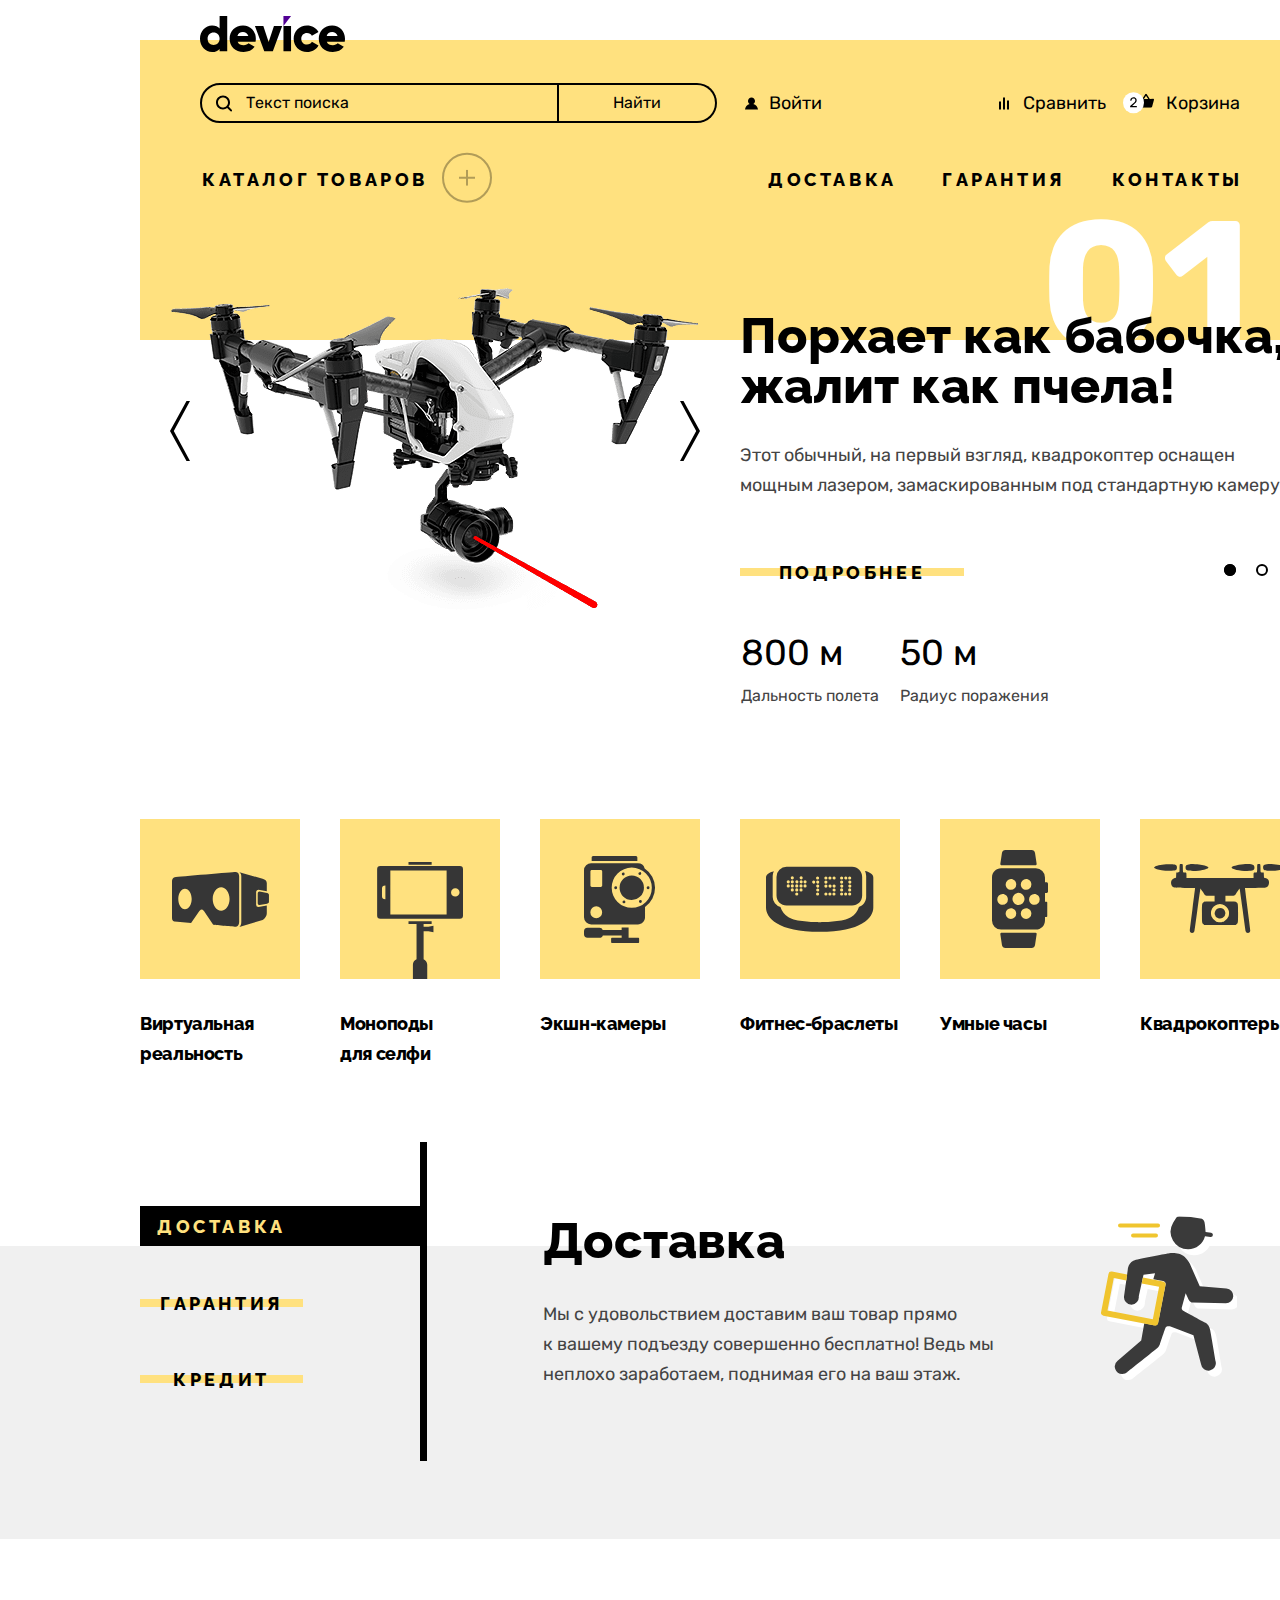
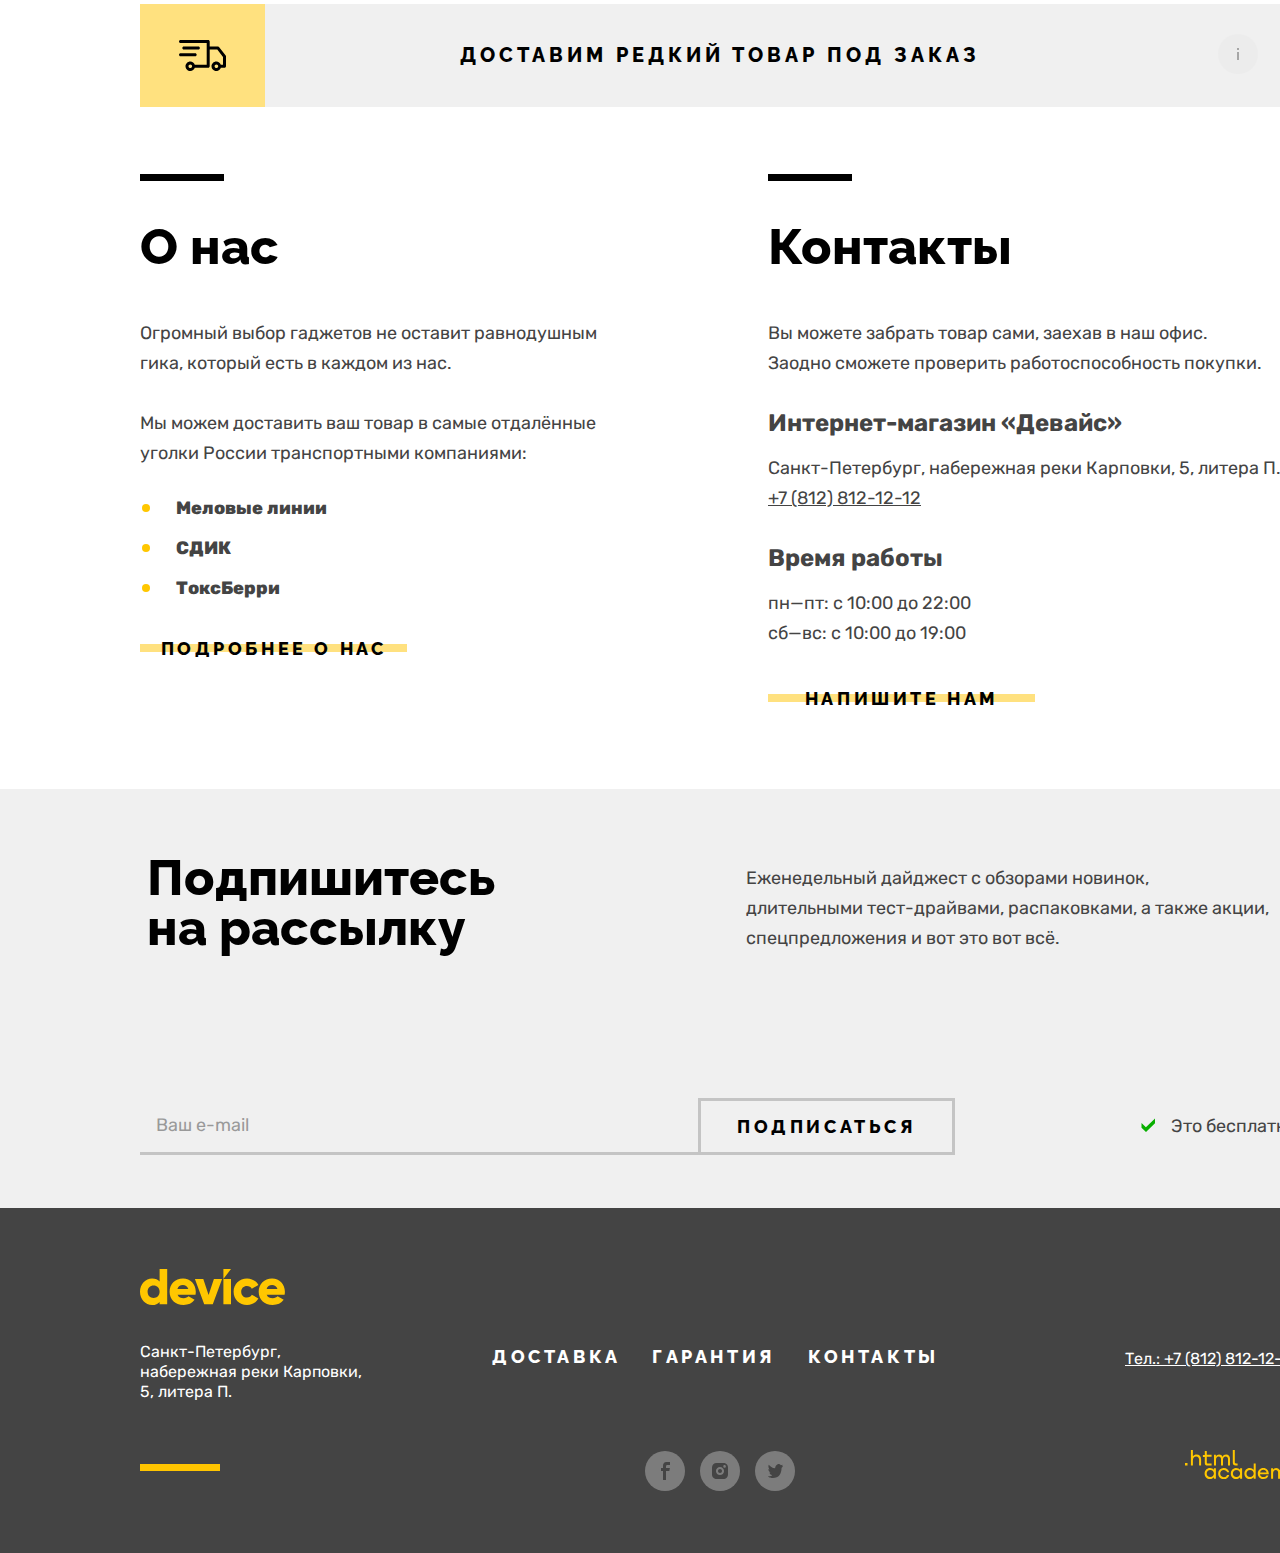
<file: index.html>
<!DOCTYPE html>
<html lang="ru">

<head>
  <meta charset="utf-8">
  <title>HTML Academy: Девайс</title>
  <link rel="icon" href="favicon.ico">
  <link rel="icon" type="image/png" sizes="32x32" href="../images/favicon.png">
  <link rel="stylesheet" href="styles/styles.css">
</head>

<body>
  <header class="page-header">
    <nav class="navigation">
      <a class="logo-link-header" href="index.html">
        <svg class="logo" aria-hidden="true" focusable="false" width="145" height="36" viewBox="0 0 145 36" fill="none"
          xmlns="http://www.w3.org/2000/svg">
          <path
            d="M27.22 0v35.3h-7.6v-2.4c-1.7 1.9-4.1 3.1-7.51 3.1C5.5 36 0 30.2 0 22.7 0 15.2 5.5 9.4 12.1 9.4c3.41 0 5.91 1.2 7.51 3.1V0h7.6Zm-7.6 22.7c0-3.8-2.5-6.2-6.01-6.2-3.5 0-6 2.4-6 6.2 0 3.8 2.5 6.2 6 6.2 3.5-.1 6-2.4 6-6.2ZM43.73 29.2c2.1 0 3.8-.8 4.8-1.9l6.1 3.5c-2.5 3.4-6.2 5.2-11 5.2-8.6 0-14.01-5.8-14.01-13.3 0-7.5 5.4-13.3 13.4-13.3 7.41 0 12.82 5.7 12.82 13.3 0 1.1-.1 2.1-.3 3H37.63c1 2.6 3.3 3.5 6.1 3.5Zm4.6-9.1c-.8-2.9-3.1-4-5.4-4-2.9 0-4.8 1.4-5.5 4h10.9ZM82.16 10.1l-9.31 25.2h-8.6l-9.31-25.2h8.4l5.3 16 5.31-16h8.2ZM83.46 10.1h7.6v25.2h-7.6V10.1ZM93.67 22.7c0-7.5 5.7-13.3 13.4-13.3 4.9 0 9.21 2.6 11.41 6.5l-6.6 3.8c-.9-1.8-2.7-2.8-4.9-2.8-3.3 0-5.71 2.4-5.71 5.8 0 3.5 2.4 5.8 5.7 5.8 2.2 0 4.1-1.1 4.9-2.8l6.61 3.8c-2.1 3.9-6.4 6.5-11.4 6.5-7.71 0-13.41-5.8-13.41-13.3ZM132.9 29.2c2.1 0 3.8-.8 4.8-1.9l6.1 3.5c-2.5 3.4-6.2 5.2-11 5.2-8.61 0-14.02-5.8-14.02-13.3 0-7.5 5.5-13.3 13.41-13.3 7.4 0 12.81 5.7 12.81 13.3 0 1.1-.1 2.1-.3 3h-17.91c1 2.6 3.3 3.5 6.1 3.5Zm4.7-9.1c-.8-2.9-3.1-4-5.4-4-2.91 0-4.81 1.4-5.51 4h10.9Z"
            fill="#000" />
          <path d="M83.46 0v10.1L91.06 0h-7.6Z" fill="#510094" />
        </svg>
      </a>

      <div class="header-top">
        <form class="search-header" action="https://echo.htmlacademy.ru/" method="post">
          <label class="visually-hidden" for="search-text">Поиск по сайту.</label>
          <input class="search-input" type="search" id="search-text" name="text" placeholder="Поиск по сайту"
            value="Текст поиска">
          <button class="search-button" type="submit">Найти</button>
        </form>

        <ul class="navigation-list">
          <li class="navigation-item navigation-login">
            <a class="navigation-link" href="#">
              <svg class="navigation-icon" aria-hidden="true" focusable="false" width="13" height="13" fill="none"
                xmlns="http://www.w3.org/2000/svg">
                <path
                  d="M0 12.39h13c-.2-2.6-2.1-4.8-4.7-5.5 1-.6 1.7-1.7 1.7-3 0-1.9-1.6-3.5-3.5-3.5S3 1.99 3 3.89c0 1.3.7 2.4 1.7 3-2.6.7-4.5 2.9-4.7 5.5Z"
                  fill="#000" />
              </svg>
              Войти
            </a>
          </li>
        </ul>

        <ul class="navigation-list">
          <li class="navigation-item">
            <a class="navigation-link" href="#">
              <svg class="navigation-icon" aria-hidden="true" focusable="false" width="10" height="13" fill="none"
                xmlns="http://www.w3.org/2000/svg">
                <path d="M6 .39H4v12h2v-12Zm-4 4H0v8h2v-8Zm8-1H8v9h2v-9Z" fill="#000" />
              </svg>
              Сравнить
            </a>
          </li>
          <li class="navigation-item">
            <a class="navigation-link navigation-link-basket" href="#">
              <svg class="navigation-icon" aria-hidden="true" focusable="false" width="31" height="22"
                viewBox="0 0 31 22" fill="none" xmlns="http://www.w3.org/2000/svg">
                <g clip-path="url(#a)">
                  <path
                    d="m30.3 6.79-3.5.2-3.2-4.9c-.1-.2-.4-.3-.6-.3-.2 0-.5.1-.6.3l-3.2 4.9h-3.5c-.4 0-.7.3-.7.7v.2l1.9 6.8c.2.7.7 1.1 1.4 1.1h9.4c.7 0 1.2-.4 1.4-1.1l1.9-6.9v-.2c0-.4-.3-.8-.7-.8ZM23 3.69l2.2 3.2h-4.3l2.1-3.2Z"
                    fill="#000" />
                </g>
                <circle cx="10.5" cy="10.79" r="10.5" fill="#fff" />
                <path
                  d="M11.5 10.13c.3-.27.52-.53.65-.8.13-.25.2-.59.2-.99 0-.52-.15-.94-.45-1.26-.3-.31-.75-.47-1.36-.47-.6 0-1.04.16-1.34.47-.3.31-.52.73-.65 1.26a.46.46 0 0 1-.14.24.33.33 0 0 1-.22.08h-.64a.33.33 0 0 1-.23-.08.33.33 0 0 1-.08-.22A3.12 3.12 0 0 1 8.8 5.79a3.3 3.3 0 0 1 1.73-.44c.66 0 1.23.13 1.7.4.47.26.83.62 1.07 1.08.25.45.37.95.37 1.51 0 .6-.1 1.1-.31 1.51-.2.42-.54.84-1.02 1.27l-3.12 2.9h4.28c.1 0 .2.04.27.12.07.07.1.16.1.26v.5c0 .11-.03.2-.1.28a.36.36 0 0 1-.27.1H7.48c-.1 0-.2-.03-.27-.1a.36.36 0 0 1-.11-.27v-.5c0-.1.02-.2.05-.26.05-.07.13-.17.26-.28l4.1-3.73Z"
                  fill="#000" />
                <defs>
                  <clipPath id="a">
                    <path fill="#fff" transform="translate(15 1.79)" d="M0 0h16v14H0z" />
                  </clipPath>
                </defs>
              </svg>
              Корзина
            </a>

            <div class="popover popover-cart">
              <div class="popover-content">
                <ul class="popover-device-list">
                  <li class="popover-device-card">
                    <div class="popover-device">
                      <img class="popover-device-card-image" src="images/catalog/product-1.jpg" width="39" height="43"
                        alt="Любительская селфи-палка.">
                      <p class="device-card-popover">Любительская селфи-палка</p>
                    </div>
                    <button type="button" class="popover-close-button">
                      <svg class="popover-buttom-image" width="10" height="10" viewBox="0 0 26 26" fill="none"
                        xmlns="http://www.w3.org/2000/svg">
                        <path
                          d="M26 2.36 23.64 0 13 10.64 2.36 0 0 2.36 10.64 13 0 23.64 2.36 26 13 15.36 23.64 26 26 23.64 15.36 13 26 2.36Z" />
                      </svg>
                      <span class="visually-hidden">Закрыть.</span>
                    </button>
                  </li>

                  <li class="popover-device-card">
                    <div class="popover-device">
                      <img class="popover-device-card-image" src="images/catalog/product-2.jpg" width="39" height="43"
                        alt="Профессиональная селфи-палка.">
                      <p class="device-card-popover">Профессиональная селфи-палка</p>
                    </div>
                    <button type="button" class="popover-close-button">
                      <svg class="popover-buttom-image" width="26" height="26" viewBox="0 0 26 26" fill="none"
                        xmlns="http://www.w3.org/2000/svg">
                        <path
                          d="M26 2.36 23.64 0 13 10.64 2.36 0 0 2.36 10.64 13 0 23.64 2.36 26 13 15.36 23.64 26 26 23.64 15.36 13 26 2.36Z" />
                      </svg>
                      <span class="visually-hidden">Закрыть.</span>
                    </button>
                  </li>
                </ul>

                <div class="popover-total">
                  <span class="">Товаров: 2</span>
                  <span class="">Сумма: 2000 ₽</span>
                </div>

                <div class="popover-button"><button type="button" class="open-basket-button">
                    <span class="open-basket-text">Открыть корзину</span>
                  </button>
                </div>
              </div>
            </div>
          </li>
        </ul>
      </div>

      <div class="header-bottom">
        <div class="navigation-menu-item">
          <a class="navigation-catalog-link" href="catalog.html">Каталог товаров
          </a>
          <div class="catalog-menu">
            <ul class="catalog-menu-list">
              <li class="catalog-menu-item">
                <a class="catalog-menu-link" href="#">Виртуальная реальность</a>
                <a class="catalog-menu-link" href="#">Моноподы для cелфи</a>
                <a class="catalog-menu-link" href="#">Экшн-камеры</a>
              </li>

              <li class="catalog-menu-item">
                <a class="catalog-menu-link" href="#">Фитнес-браслеты</a>
                <a class="catalog-menu-link" href="#">Умные часы</a>
              </li>

              <li class="catalog-menu-item">
                <a class="catalog-menu-link" href="#">Квадрокоптеры</a>
              </li>
            </ul>
          </div>
        </div>

        <ul class="navigation-menu">
          <li class="navigation-menu-item">
            <a class="navigation-menu-link" href="#">Доставка</a>
          </li>
          <li class="navigation-menu-item">
            <a class="navigation-menu-link" href="#">Гарантия</a>
          </li>
          <li class="navigation-menu-item">
            <a class="navigation-menu-link" href="#">Контакты</a>
          </li>
        </ul>
      </div>
    </nav>
  </header>

  <main class="main-container main-index">
    <div class="page-container">
      <h1 class="visually-hidden">Device.</h1>

      <section class="sliders">

        <div class="sliders-indicator">
          <button class="slider-button slider-button-active" type="button">
            <span class="visually-hidden">Квадрокоптер.</span>
          </button>

          <button class="slider-button" type="button">
            <span class="visually-hidden">Умные часы.</span>
          </button>

          <button class="slider-button" type="button">
            <span class="visually-hidden">Селфи-палка.</span>
          </button>
        </div>

        <div class="slider">
          <div class="slider-wrapper">
            <h2 class="visually-hidden" hidden>Квадрокоптер.</h2>
            <div class="slider-image">
              <img class="slider-image" src="images/slider/slider-1.png" width="560" height="560" alt="Квадрокоптер.">
              <div class="slider-arrows">
                <button class="slider-prev" type="button">
                  <span class="visually-hidden">Предыдущее фото.</span>
                </button>
                <button class="slider-next" type="button">
                  <span class="visually-hidden">Следующее фото.</span>
                </button>
              </div>
            </div>

            <div class="description">
              <span class="slider-number">01</span>
              <h2 class="slider-slogan">Порхает как бабочка, жалит как пчела!</h2>
              <p class="slider-description">Этот обычный, на первый взгляд, квадрокоптер оснащен мощным лазером, замаскированным под стандартную камеру.</p>
              <div class="sliders-buttons">
                <a class="more-button button" href="#">Подробнее</a>
              </div>

              <table class="product-characteristic">
                <tr>
                  <td>800 м</td>
                  <td>50 м</td>
                </tr>
                <tr>
                  <th>Дальность полета</th>
                  <th>Радиус поражения</th>
                </tr>
              </table>
            </div>
          </div>
        </div>

        <div class="slider hidden-element">
          <div class="slider-wrapper">
            <h2 class="visually-hidden">Умные часы.</h2>
            <div class="slider-image">
              <img class="slider-image" src="images/slider/slider-2.png" width="560" height="560" alt="Умные часы.">
              <div class="slider-arrows">
                <button class="slider-prev" type="button">
                  <span class="visually-hidden">Предыдущее фото.</span>
                </button>
                <button class="slider-next" type="button">
                  <span class="visually-hidden">Следующее фото.</span>
                </button>
              </div>
            </div>

            <div class="description">
              <span class="slider-number">02</span>
              <h2 class="slider-slogan">Худеем правильно!</h2>
              <p class="slider-description">Мотивирующие фитнес-браслеты помогут найти в себе силы не пропускать занятия и соблюдать диету.</p>
              <div class="sliders-buttons">
                <a class="more-button button" href="#">Подробнее</a>
              </div>
              <table class="product characteristic">
                <tr>
                  <td>48 часов</td>
                </tr>
                <tr>
                  <th>Без подзарядки</th>
                </tr>
              </table>
            </div>
          </div>
        </div>

        <div class="slider hidden-element">
          <div class="slider-wrapper">
            <h2 class="visually-hidden">Селфи-палка.</h2>
            <div class="slider-image">
              <img class="slider-image" src="images/slider/slider-3.png" width="560" height="560" alt="Селфи-палка.">
              <div class="slider-arrows">
                <button class="slider-prev" type="button">
                  <span class="visually-hidden">Предыдущее фото.</span>
                </button>
                <button class="slider-next" type="button">
                  <span class="visually-hidden">Следующее фото.</span>
                </button>
              </div>
            </div>

            <div class="description">
              <span class="slider-number">03</span>
              <h2 class="slider-slogan">Делай селфи, как Бен Стиллер! </h2>
              <p class="slider-description">Самая длинная палка для селфи доступна в нашем магазине. Восемь (Восемь,
                Карл!) метров длиной и весом всего 5 кг.
              </p>
              <div class="sliders-buttons">
                <a class="more-button button" href="#">Подробнее</a>
              </div>
              <table class="product-characteristic">
                <tr>
                  <td>8,5 м</td>
                  <td>5 кг</td>
                  <td>Карбон</td>
                </tr>
                <tr>
                  <th>Длина палки</th>
                  <th>Вес палки</th>
                  <th>Материал</th>
                </tr>
              </table>
            </div>
          </div>
        </div>
      </section>

      <section class="range">
        <h2 class="visually-hidden">Ассортимент товаров.</h2>
        <ul class="range-list">
          <li class="range-item">
            <a class="range-link" href="#">
              <div class="range-image">
                <svg width="97" height="55" viewBox="0 0 97 55" fill="none" xmlns="http://www.w3.org/2000/svg">
                  <path
                    d="M84.13 32.64V20c0-1.3 1.05-2.37 2.34-2.37l8.32 1.58v-8.19c0-2.36-1.7-3.43-4.2-4.27L67.4.17c1.62 1.4 1.9 2.04 1.9 4.4v45.21c0 2.36-.46 4.07-1.97 5.21l23.26-7.07c2.4-.83 4.2-4.21 4.2-6.57v-7.91l-8.32 1.57a2.35 2.35 0 0 1-2.34-2.37Z"
                    fill="#363636" />
                  <path
                    d="m95.13 20.98-7.6-1.45c-1 0-1.82.83-1.82 1.86v9.86c0 1.03.81 1.86 1.82 1.86l7.6-1.43c1.15-.42 1.82-.83 1.82-1.86v-6.99c0-1.02-.76-1.5-1.82-1.85ZM67.17 4.48c0-5.08-4.23-4.46-4.23-4.46S5.84 4.74 2.84 5.14C-.16 5.55 0 9.54 0 9.54V45.8c0 3.74 2.6 3.75 2.6 3.75l16.48 1.4L27.2 39.3s1.11-1.83 2.5-1.83c1.4 0 2.44 1.86 2.44 1.86l9.06 13.52s18.9 1.91 22.52 1.91c3.63 0 3.44-5.02 3.44-5.02V4.48ZM12.98 37.2c-3.7 0-6.7-4.6-6.7-10.27 0-5.68 3-10.28 6.7-10.28s6.7 4.6 6.7 10.28c0 5.67-3 10.27-6.7 10.27Zm36.16 1.43c-4.66 0-8.44-5.24-8.44-11.7 0-6.47 3.78-11.7 8.44-11.7s8.44 5.23 8.44 11.7c0 6.46-3.78 11.7-8.44 11.7Z"
                    fill="#363636" />
                </svg>
              </div>
              Виртуальная реальность
            </a>
          </li>
          <li class="range-item">
            <a class="range-link" href="catalog.html">
              <div class="range-image range-image-phone">
                <svg width="87" height="117" viewBox="0 0 87 117" fill="none" xmlns="http://www.w3.org/2000/svg">
                  <path
                    d="M82.82 4.01H3.33A3.19 3.19 0 0 0 .14 7.2V53.6a3.19 3.19 0 0 0 3.19 3.2h79.5A3.19 3.19 0 0 0 86 53.6V7.2A3.19 3.19 0 0 0 82.82 4ZM8.4 37.24h-.22a3.19 3.19 0 0 1-3.2-3.2v-7.28a3.19 3.19 0 0 1 3.2-3.18h.22v13.66ZM69.62 52.4H13.34v-44h56.28v44Zm8.78-17.86a4.15 4.15 0 1 1 0-8.29 4.15 4.15 0 0 1 0 8.3ZM54.65 0H31.5v2.76h23.15V0ZM46.6 64.86V61.9h8.05v-2.76H31.5v2.76h8.04v35.24a6.07 6.07 0 0 0-3.63 5.56V117h14.33v-14.3c0-2.5-1.5-4.63-3.63-5.56v-28h4.8l5.04 1.22v-6.71l-5.05 1.21h-4.8Z"
                    fill="#363636" />
                </svg>
              </div>Моноподы для&#160;селфи
            </a>
          </li>
          <li class="range-item">
            <a class="range-link" href="#">
              <div class="range-image">
                <svg width="72" height="87" viewBox="0 0 72 87" fill="none" xmlns="http://www.w3.org/2000/svg">
                  <path
                    d="M53.35 1.49c0-.74-.58-1.49-1.31-1.49H9.05c-.73 0-1.38.75-1.38 1.49v3.52h45.68V1.5ZM54.2 81.8h-9.6V71.44h-6.95v2.5H18.77a3.49 3.49 0 0 0-3.18-2.15H3.56A3.59 3.59 0 0 0 0 75.31v3.02a3.55 3.55 0 0 0 3.56 3.48h12.03c1.52 0 2.8-.9 3.27-2.33h18.79v2.33h-9.52c-.53 0-1.01.44-1.01.97v3.17c0 .54.48 1.05 1.01 1.05H54.2c.53 0 .93-.51.93-1.05v-3.17c0-.53-.4-.97-.93-.97ZM60.67 12.39a7.04 7.04 0 0 0-6.77-5.05H7.15A7.1 7.1 0 0 0 0 14.36v46.9a7.18 7.18 0 0 0 7.15 7.12h46.74c3.9 0 7.13-3.2 7.13-7.12V50.92a23.3 23.3 0 0 0-.36-38.52ZM12.24 62.15a5.91 5.91 0 1 1 .02-11.82 5.91 5.91 0 0 1-.02 11.82Zm5.96-32.6c0 .78-.64 1.42-1.42 1.42H7.84c-.78 0-1.42-.64-1.42-1.42V15.39c0-.79.64-1.43 1.42-1.43h8.94c.78 0 1.42.64 1.42 1.43v14.16Zm29.56 22.3a20.1 20.1 0 0 1-20.05-20.12 20.1 20.1 0 0 1 20.05-20.12 20.1 20.1 0 0 1 20.06 20.13 20.1 20.1 0 0 1-20.06 20.12Z"
                    fill="#363636" />
                  <path
                    d="M47.76 43.96a12.2 12.2 0 0 0 12.19-12.23 12.2 12.2 0 0 0-12.19-12.22 12.2 12.2 0 0 0-12.19 12.22 12.2 12.2 0 0 0 12.2 12.23ZM31.56 33.17a1.44 1.44 0 1 0 0-2.87 1.44 1.44 0 0 0 0 2.87ZM63.96 33.17a1.44 1.44 0 1 0 0-2.87 1.44 1.44 0 0 0 0 2.87ZM39.1 19.43a1.44 1.44 0 1 0 0-2.87 1.44 1.44 0 0 0 0 2.87ZM56.41 46.91a1.43 1.43 0 1 0 0-2.86 1.43 1.43 0 0 0 0 2.86ZM55.7 19a1.44 1.44 0 1 0 0-2.87 1.44 1.44 0 0 0 0 2.87ZM39.83 47.34a1.44 1.44 0 1 0 0-2.87 1.44 1.44 0 0 0 0 2.87Z"
                    fill="#363636" />
                </svg>
              </div>Экшн-камеры
            </a>
          </li>
          <li class="range-item">
            <a class="range-link" href="#">
              <div class="range-image">
                <svg width="108" height="66" viewBox="0 0 108 66" fill="none" xmlns="http://www.w3.org/2000/svg">
                  <path
                    d="M98.97 5.07a10.4 10.4 0 0 1 1.2 4.82V31c0 4.62-3.09 8.53-7.24 9.9-1.33 4-3.78 7.86-8.05 10.44-8.68 5.23-31.12 4.83-31.2 4.83-.08 0-22.51.4-31.19-4.83a18.73 18.73 0 0 1-8.04-10.28 10.5 10.5 0 0 1-7.76-10.06V9.9c0-1.68.43-3.28 1.14-4.69C4.17 6.1 0 7.92 0 11.43v29.99c0 10.25 11.84 24.43 53.66 24.43 41.82 0 53.65-14.18 53.65-24.43V11.43c0-3.68-4.57-5.49-8.34-6.36Z"
                    fill="#363636" />
                  <path
                    d="M20.56 39.46h65.52c5.57 0 10.08-4.51 10.08-10.08V10.94C96.16 5.37 91.65.86 86.08.86H20.56A10.08 10.08 0 0 0 10.5 10.94v18.44c0 5.57 4.5 10.08 10.07 10.08Zm63.13-29a1.57 1.57 0 1 1 0 3.15 1.57 1.57 0 0 1 0-3.14Zm0 4.05a1.57 1.57 0 1 1 0 3.13 1.57 1.57 0 0 1 0-3.13Zm0 4.04a1.57 1.57 0 1 1 0 3.13 1.57 1.57 0 0 1 0-3.13Zm0 3.82a1.57 1.57 0 1 1 0 3.14 1.57 1.57 0 0 1 0-3.14Zm0 4.04a1.57 1.57 0 1 1 0 3.14 1.57 1.57 0 0 1 0-3.14Zm-4.03-15.94a1.57 1.57 0 1 1 0 3.13 1.57 1.57 0 0 1 0-3.13Zm0 15.94a1.57 1.57 0 1 1 0 3.14 1.57 1.57 0 0 1 0-3.14Zm-4.04-15.94a1.57 1.57 0 1 1 0 3.14 1.57 1.57 0 0 1 0-3.14Zm0 4.04a1.57 1.57 0 1 1 0 3.14 1.57 1.57 0 0 1 0-3.14Zm0 4.04a1.57 1.57 0 1 1 0 3.13 1.57 1.57 0 0 1 0-3.13Zm0 3.82a1.57 1.57 0 1 1 0 3.14 1.57 1.57 0 0 1 0-3.14Zm0 4.04a1.57 1.57 0 1 1 0 3.14 1.57 1.57 0 0 1 0-3.14Zm-7.66-15.94a1.57 1.57 0 1 1 0 3.13 1.57 1.57 0 0 1 0-3.13Zm0 8.08a1.57 1.57 0 1 1 0 3.13 1.57 1.57 0 0 1 0-3.13Zm0 3.88a1.57 1.57 0 1 1 0 3.13 1.57 1.57 0 0 1 0-3.13Zm0 3.98a1.57 1.57 0 1 1 0 3.14 1.57 1.57 0 0 1 0-3.14Zm-4.03-15.94a1.57 1.57 0 1 1 0 3.14 1.57 1.57 0 0 1 0-3.14Zm0 8.08a1.57 1.57 0 1 1 0 3.13 1.57 1.57 0 0 1 0-3.13Zm0 7.86a1.57 1.57 0 1 1 0 3.14 1.57 1.57 0 0 1 0-3.14Zm-4.04-15.94a1.57 1.57 0 1 1 0 3.14 1.57 1.57 0 0 1 0-3.14Zm0 4.04a1.57 1.57 0 1 1 0 3.14 1.57 1.57 0 0 1 0-3.14Zm0 4.04a1.57 1.57 0 1 1 0 3.14 1.57 1.57 0 0 1 0-3.14Zm0 7.86a1.57 1.57 0 1 1 0 3.14 1.57 1.57 0 0 1 0-3.14Zm-8.3-15.94a1.57 1.57 0 1 1 0 3.14 1.57 1.57 0 0 1 0-3.14Zm0 4.04a1.57 1.57 0 1 1 0 3.13 1.57 1.57 0 0 1 0-3.13Zm0 4.04a1.57 1.57 0 1 1 0 3.13 1.57 1.57 0 0 1 0-3.13Zm0 3.88a1.57 1.57 0 1 1 .01 3.13 1.57 1.57 0 0 1 0-3.13Zm0 3.98a1.57 1.57 0 1 1 0 3.14 1.57 1.57 0 0 1 0-3.14Zm-4.03-11.9a1.57 1.57 0 1 1 0 3.13 1.57 1.57 0 0 1 0-3.13Zm-8.5-.21a1.57 1.57 0 1 1 0 3.14 1.57 1.57 0 0 1 0-3.14Zm0 4.03a1.57 1.57 0 1 1 0 3.14 1.57 1.57 0 0 1 0-3.14Zm-4.04-8.07a1.57 1.57 0 1 1 0 3.13 1.57 1.57 0 0 1 0-3.13Zm0 4.04a1.57 1.57 0 1 1 0 3.13 1.57 1.57 0 0 1 0-3.13Zm0 4.03a1.57 1.57 0 1 1 0 3.14 1.57 1.57 0 0 1 0-3.14Zm0 4.04a1.57 1.57 0 1 1 0 3.14 1.57 1.57 0 0 1 0-3.14Zm-4.26-8.07a1.57 1.57 0 1 1 0 3.13 1.57 1.57 0 0 1 0-3.13Zm0 4.03a1.57 1.57 0 1 1 0 3.14 1.57 1.57 0 0 1 0-3.14Zm0 4.04a1.57 1.57 0 1 1 0 3.14 1.57 1.57 0 0 1 0-3.14Zm0 4.04a1.57 1.57 0 1 1 0 3.14 1.57 1.57 0 0 1 0-3.14ZM26.3 10.26a1.57 1.57 0 1 1 0 3.14 1.57 1.57 0 0 1 0-3.14Zm0 4.04a1.57 1.57 0 1 1 0 3.14 1.57 1.57 0 0 1 0-3.14Zm0 4.03a1.57 1.57 0 1 1 0 3.15 1.57 1.57 0 0 1 0-3.15Zm0 4.04a1.57 1.57 0 1 1 0 3.15 1.57 1.57 0 0 1 0-3.15Zm-4.04-8.07a1.57 1.57 0 1 1 0 3.14 1.57 1.57 0 0 1 0-3.14Zm0 4.03a1.57 1.57 0 1 1 0 3.14 1.57 1.57 0 0 1 0-3.14Z"
                    fill="#363636" />
                </svg>
              </div>Фитнес-браслеты
            </a>
          </li>
          <li class="range-item">
            <a class="range-link" href="#">
              <div class="range-image">
                <svg width="57" height="98" viewBox="0 0 57 98" fill="none" xmlns="http://www.w3.org/2000/svg">
                  <path
                    d="M54.5 32.2h-1.52v-4.64a9.16 9.16 0 0 0-9.08-9.19H9.08c-5 0-9.08 4.13-9.08 9.19v42.86a9.16 9.16 0 0 0 9.08 9.19H43.9c5 0 9.08-4.13 9.08-9.19v-3.41h1.52c.41 0 .75-.34.75-.76V52.47a.76.76 0 0 0-.76-.77h-1.51v-8.79h1.52c.83 0 1.5-.68 1.5-1.53v-7.65c0-.84-.67-1.53-1.5-1.53Zm-20.42-3.11c2.93 0 5.3 2.4 5.3 5.36a5.33 5.33 0 0 1-5.3 5.35c-2.92 0-5.3-2.4-5.3-5.35a5.33 5.33 0 0 1 5.3-5.36Zm-15.13 0c2.92 0 5.3 2.4 5.3 5.36a5.33 5.33 0 0 1-5.3 5.35c-2.93 0-5.3-2.4-5.3-5.35a5.33 5.33 0 0 1 5.3-5.36ZM5.3 49.39a5.33 5.33 0 0 1 5.3-5.35c2.92 0 5.3 2.4 5.3 5.36a5.33 5.33 0 0 1-5.3 5.36c-2.93 0-5.3-2.4-5.3-5.36Zm13.64 19.5c-2.92 0-5.3-2.4-5.3-5.35a5.33 5.33 0 0 1 5.3-5.36c2.93 0 5.3 2.4 5.3 5.36a5.33 5.33 0 0 1-5.3 5.35Zm1.5-19.9a6.09 6.09 0 0 1 6.05-6.12 6.09 6.09 0 0 1 6.06 6.12 6.09 6.09 0 0 1-6.06 6.13 6.1 6.1 0 0 1-6.05-6.13Zm13.64 19.9c-2.92 0-5.3-2.4-5.3-5.35a5.33 5.33 0 0 1 5.3-5.36c2.93 0 5.3 2.4 5.3 5.36a5.33 5.33 0 0 1-5.3 5.35Zm8.3-14.13c-2.92 0-5.3-2.4-5.3-5.36a5.33 5.33 0 0 1 5.3-5.36c2.93 0 5.3 2.4 5.3 5.36a5.33 5.33 0 0 1-5.3 5.36ZM9.65 15.31h33.68c.85 0 1.44-.68 1.3-1.51l-1.6-10.77A3.68 3.68 0 0 0 39.5 0H13.47a3.68 3.68 0 0 0-3.51 3.03L8.34 13.8c-.12.83.46 1.51 1.3 1.51ZM43.33 82.67H9.65c-.85 0-1.43.68-1.3 1.52l1.6 10.76a3.68 3.68 0 0 0 3.52 3.03h26.04a3.68 3.68 0 0 0 3.51-3.02l1.62-10.77a1.28 1.28 0 0 0-1.3-1.52Z"
                    fill="#363636" />
                </svg>
              </div>Умные часы
            </a>
          </li>
          <li class="range-item">
            <a class="range-link" href="#">
              <div class="range-image">
                <svg width="133" height="70" viewBox="0 0 133 70" fill="none" xmlns="http://www.w3.org/2000/svg">
                  <path
                    d="M12.05.26C6.51.75 1.84 1.86.58 2.93c-.73.62-.73.62-.24 1.16C1 4.8 4.06 5.73 7.6 6.32c4 .67 12.51.7 13.72.05 1.22-.66 1.63-1.41 1.63-2.98 0-1.62-.62-2.41-2.22-2.85C19.27.15 14.94 0 12.05.26ZM25.77.49c-.12.28-.25 2.1-.25 4.11 0 4.06.15 3.78-2.2 3.93l-1.03.08-.25 5.09-1.2.28c-2.57.67-3.99 2.6-3.78 5.3.13 1.92 1.03 3.34 2.58 4.08 1.1.52 1.47.54 11.24.54 5.55 0 10.14.08 10.19.18.05.13-1.1 9.4-2.58 20.64-1.44 11.23-2.68 21-2.7 21.67C35.72 68 36.6 69 38.12 69c1.24 0 2.01-.64 2.32-1.9.13-.52 1.5-10.34 3.02-21.83a727.78 727.78 0 0 1 2.94-20.86c.1 0 1.08 1.4 2.2 3.13 2.93 4.63 2.4 4.32 7.63 4.32h4.36v5.63l-5.14.08c-4.72.07-5.2.12-5.88.61-1.57 1.16-1.62 1.42-1.62 10.98 0 9.53.02 9.79 1.52 11.05l.85.7H81.7l.85-.7c1.5-1.26 1.52-1.52 1.52-11.05 0-9.56-.05-9.82-1.63-10.98-.67-.49-1.16-.54-5.88-.61l-5.13-.08v-5.63h4.36c5.23 0 4.7.3 7.63-4.32a25.53 25.53 0 0 1 2.2-3.13c.07 0 1.42 9.4 2.94 20.86 1.52 11.5 2.89 21.31 3.01 21.83.31 1.26 1.09 1.9 2.33 1.9 1.52 0 2.4-1 2.34-2.62-.02-.67-1.26-10.44-2.7-21.67a903 903 0 0 1-2.58-20.64c.05-.1 4.64-.18 10.19-.18 9.77 0 10.13-.02 11.24-.54 1.55-.74 2.45-2.16 2.58-4.08a4.75 4.75 0 0 0-3.8-5.3L110 13.7l-.26-5.09-1.03-.08c-2.34-.15-2.2.13-2.2-3.93 0-2-.12-3.83-.25-4.11-.2-.36-.54-.49-1.37-.49-.61 0-1.23.13-1.42.3-.2.21-.3 1.47-.3 3.94 0 2.47-.1 3.73-.31 3.93-.18.18-.9.31-1.65.31-1.63 0-1.66.05-1.66 3.11v2.29H32.48v-2.29c0-3.06-.02-3.1-1.65-3.1-.75 0-1.47-.14-1.65-.32-.2-.2-.31-1.46-.31-3.93s-.1-3.73-.3-3.93C28.37.13 27.75 0 27.13 0c-.82 0-1.16.13-1.37.49ZM68.62 40.6c2.89.9 5.39 3.4 6.16 6.17.44 1.54.31 4.21-.28 5.78a10.23 10.23 0 0 1-4.57 4.94c-1.29.64-1.75.71-3.92.71-2.16 0-2.63-.07-3.92-.71a10.22 10.22 0 0 1-4.56-4.94c-.6-1.57-.73-4.24-.29-5.78a9.58 9.58 0 0 1 6.06-6.17 7.56 7.56 0 0 1 5.32 0Z"
                    fill="#363636" />
                  <path
                    d="M63.8 44.44c-2.04.92-3.51 3.65-3.07 5.73a5.43 5.43 0 0 0 8 3.7 5.3 5.3 0 0 0 2.44-5.78 5.38 5.38 0 0 0-5.16-4.14c-.64 0-1.62.23-2.22.49ZM36.1.15c-3.93.67-4.52 1.14-4.52 3.45 0 1.82.46 2.41 2.27 2.95 1.55.47 7.17.52 10.5.13 6.86-.82 11.32-2.54 9.7-3.75-1.27-.9-4.9-1.88-9.06-2.39-2.47-.3-8-.54-8.9-.39ZM89.48.26c-6.31.59-11.86 2.08-11.86 3.18 0 1.73 7.84 3.47 15.63 3.5 5.8 0 7.2-.64 7.2-3.34 0-1.83-.62-2.62-2.38-3.09C96.42.11 92.4 0 89.48.26ZM112.78.28c-1.78.23-3.02.77-3.43 1.5-.4.76-.31 2.9.15 3.57.93 1.3 1.65 1.46 7.07 1.46 3.66 0 5.8-.13 7.87-.49 3.53-.59 6.6-1.51 7.24-2.23.5-.54.5-.54-.23-1.16-1.34-1.13-5.96-2.18-11.92-2.67-3.48-.29-4.48-.29-6.75.02Z"
                    fill="#363636" />
                </svg>
              </div>Квадрокоптеры
            </a>
          </li>
        </ul>
      </section>
    </div>

    <section class="services">
      <div class="services-container page-container">
        <h2 class="visually-hidden">Услуги.</h2>
        <div class="service-nav">
          <ul class="service-list">
            <li class="service-item">
              <button class="service-link button service-link-active " type="button">Доставка</button>
            </li>
            <li class="service-item">
              <button class="service-link button" type="button">Гарантия</button>
            </li>
            <li class="service-item">
              <button class="service-link button" type="button">Кредит</button>
          </ul>
        </div>

        <div class="service-description">
          <div class=" services-description-delivery service-show">
            <div class="service">
              <h2 class="service-title">Доставка</h2>
              <p>Мы с удовольствием доставим ваш товар прямо к&#160;вашему подъезду совершенно бесплатно! Ведь мы
                неплохо заработаем, поднимая его на ваш этаж.</p>
            </div>
          </div>

          <div class="services-description-warranty hidden-element">
            <div class="service">
              <h2 class="service-title">Гарантия</h2>
              <p>Если из-за возгорания купленного у нас товара у вас
                сгорит дом — не переживайте, мы выдадим вам новый.
                Товар, не дом, конечно же.</p>
            </div>
          </div>

          <div class="services-description-credit hidden-element">
            <div class="service">
              <h2 class="service-title">Кредит</h2>
              <p>Залезть в долговую яму стало проще! Кредитные консультанты подберут для вас наиболее выгодные условия
                кредита. Выгодные для банка, разумеется.</p>
            </div>
          </div>
        </div>
      </div>
    </section>

    <div class="page-container">
      <section class="delivery">
        <a class="delivery-link delivery-link-image" href="#">
          Доставим редкий товар под заказ
        </a>
      </section>

      <section class="about-company">
        <h2 class="visually-hidden">О компании и контактная информация.</h2>
        <section class="about-us">
          <h2>О нас</h2>
          <p>Огромный выбор гаджетов не оставит равнодушным гика, который есть в каждом из нас.
          </p>
          <p>Мы можем доставить ваш товар в самые отдалённые уголки России транспортными компаниями:
          </p>
          <ul class="about-us-list">
            <li class="about-us-item">
              <b>Меловые линии</b>
            </li>
            <li class="about-us-item">
              <b>СДИК</b>
            </li>
            <li class="about-us-item">
              <b>ТоксБерри</b>
            </li>
          </ul>
          <a class="about-company-link button" href="#">Подробнее о нас</a>
        </section>


        <section class="contact">
          <h2 class="contact-list">Контакты</h2>
          <p>Вы можете забрать товар сами, заехав в наш офис.
            <br>Заодно сможете проверить работоспособность покупки.
          </p>
          <h3 class="contact-address">Интернет-магазин «Девайс»</h3>
          <address class="contact-address">
            <p class="about-text">Санкт-Петербург, набережная реки Карповки, 5, литера П.</p>
            <a class="contact-adress-phone" href="tel:+78128121212">+7 (812) 812-12-12</a>
          </address>
          <h3 class="contact-subtitle">Время работы</h3>
          <ul class="contacts-schedule">
            <li class="contacts-schedule-item">пн—пт: с 10:00 до 22:00</li>
            <li class="contacts-schedule-item">сб—вс: с 10:00 до 19:00</li>
          </ul>
          <a class="about-company-link button" href="#">Напишите нам</a>
        </section>
      </section>
    </div>

    <section class="subscribe">
      <div class="subscribe-container">
        <h2 class="subscribe">Подпишитесь
          на рассылку</h2>
        <p class="subscribe-description">Еженедельный дайджест с обзорами новинок,
          <br>длительными тест-драйвами, распаковками, а также акции,<br> спецпредложения и вот это вот всё.
        </p>
      </div>


      <div class="newsletter">
        <form class="newsletter-form" action="https://echo.htmlacademy.ru/" method="post">
          <label class="visually-hidden" for="newsletter-email">Ваш e-mail.</label>
          <input class="newsletter-email" id="newsletter-email" placeholder="Ваш e-mail" type="email">
          <button class="newsletter-button" type="submit">Подписаться</button>
        </form>
        <p class="subscribe-free">Это бесплатно</p>
      </div>

    </section>
  </main>

  <footer class="page-footer">
    <div class="footer-container">
      <a class="logo-link" href="index.html">
        <img class="footer-contacts-logo" src="images/logo-footer.svg" width="145" height="36"
          alt="Логотип магазина «Device».">
      </a>
      <section class="footer-contacts">
        <address class="footer-contact-address">
          <p class="about-text">Санкт-Петербург, набережная реки Карповки, 5, литера П.</p>
        </address>

        <ul class="footer-service-list">
          <li class="footer-service-item">
            <a class="footer-service-link" href="#">Доставка</a>
          </li>
          <li class="footer-service-item">
            <a class="footer-service-link" href="#">Гарантия</a>
          </li>
          <li class="footer-service-item">
            <a class="footer-service-link" href="#">Контакты</a>
          </li>
        </ul>

        <address class="footer-address">
          <a class="footer-contact-adress-phone" href="tel:+78128121212">Тел.: +7 (812) 812-12-12</a>
        </address>
      </section>

      <section class="footer-service">
        <ul class="footer-social">
          <li class="footer-social-item">
            <a class="footer-button footer-button-fb" href="https://www.facebook.com/htmlacademy">
              <span class="visually-hidden">Фейсбук.</span>
            </a>
          </li>
          <li class="footer-social-item">
            <a class="footer-button footer-button-inst" href="https://www.instagram.com/htmlacademy">
              <span class="visually-hidden">Инстаграм.</span>
            </a>
          </li>
          <li class="footer-social-item">
            <a class="footer-button footer-button-tw" href="https://twitter.com/htmlacademy_ru">
              <span class="visually-hidden">Твиттер.</span>
            </a>
          </li>
        </ul>

        <div class="htmlacademy-item">
          <a class="htmlacademy-link" href="https://htmlacademy.ru/">
            <svg class="htmlacademy-logo" aria-hidden="true" focusable="false" width="115" height="33"
              viewBox="0 0 115 33" fill="none" xmlns="http://www.w3.org/2000/svg">
              <path
                d="M0 12.9v2.6h2.5v-2.6H0ZM11.6 4.5c-1.6 0-2.8.7-3.6 1.7h-.1V0h-2v15.5h2v-5.3c0-2.1 1.3-3.6 3.3-3.6 1.8 0 2.9 1.4 2.9 3.2v5.7h2V9.4c.1-3-1.8-4.9-4.5-4.9ZM26.6 4.8h-4.8V1.1h-2v3.8h-1.9v2h1.9v6c0 1.7 1 2.7 2.7 2.7h4.1v-2h-3.7c-.7 0-1.1-.4-1.1-1.1V6.8h4.8v-2ZM41.1 4.6c-1.6 0-2.9.8-3.5 2.1h-.1c-.6-1.2-1.8-2.1-3.4-2.1-1.4 0-2.5.8-3.1 1.8h-.1V4.8H29v10.6h2V10c0-2 1-3.5 2.6-3.5 1.5 0 2.4 1 2.4 2.6v6.3h2V9.8c0-2.4 1.4-3.3 2.6-3.3 1.5 0 2.4 1 2.4 2.6v6.3h2V8.9c.1-2.5-1.4-4.3-3.9-4.3ZM47.8 12.7c0 1.7 1 2.7 2.8 2.7h2v-2h-1.7c-.7 0-1.1-.4-1.1-1.1V0h-2v12.7ZM28.9 19.7c-.9-1.1-2.2-1.8-3.9-1.8-3.1 0-5.4 2.3-5.4 5.6s2.3 5.6 5.4 5.6c1.8 0 3-.8 3.8-1.9h.1v1.6h2V18.2h-2v1.5Zm-3.6 7.4c-2.2 0-3.6-1.6-3.6-3.6s1.4-3.6 3.6-3.6 3.6 1.6 3.6 3.6c0 1.9-1.4 3.6-3.6 3.6ZM44.2 22c-.5-2.4-2.6-4.1-5.4-4.1a5.4 5.4 0 0 0-5.6 5.6c0 3.1 2.2 5.6 5.6 5.6 2.8 0 4.9-1.8 5.4-4.2h-2.1a3.4 3.4 0 0 1-3.3 2.3c-2.2 0-3.6-1.6-3.6-3.6s1.4-3.6 3.6-3.6c1.6 0 2.8 1 3.3 2.2h2.1V22ZM55.1 19.7c-.9-1.1-2.2-1.8-3.9-1.8-3.1 0-5.4 2.3-5.4 5.6s2.3 5.6 5.4 5.6c1.8 0 3-.8 3.8-1.9h.1v1.6h2V18.2h-2v1.5Zm-3.6 7.4c-2.2 0-3.6-1.6-3.6-3.6s1.4-3.6 3.6-3.6 3.6 1.6 3.6 3.6c0 1.9-1.5 3.6-3.6 3.6ZM68.7 19.8c-.9-1.1-2.2-1.9-3.9-1.9-3.1 0-5.4 2.3-5.4 5.6s2.2 5.6 5.4 5.6c1.7 0 3-.8 3.8-1.8h.1v1.5h2V13.4h-2v6.4Zm-3.6 7.3c-2.2 0-3.6-1.6-3.6-3.6s1.4-3.6 3.6-3.6 3.6 1.6 3.6 3.6c-.1 2-1.5 3.6-3.6 3.6ZM78.3 17.9c-3.3 0-5.5 2.5-5.5 5.6 0 3 2.1 5.6 5.5 5.6 2.5 0 4.5-1.3 5.2-3.6h-2.1c-.5 1-1.6 1.6-3 1.6-1.9 0-3.3-1.3-3.4-2.9h8.8c.2-3.6-2-6.3-5.5-6.3Zm0 1.9c1.7 0 3 1 3.3 2.6h-6.5c.3-1.5 1.5-2.6 3.2-2.6ZM98.2 17.9c-1.6 0-2.9.8-3.6 2h-.1c-.6-1.2-1.8-2-3.4-2-1.4 0-2.5.7-3.1 1.8v-1.5h-1.9v10.6h2v-5.4c0-2 1-3.4 2.6-3.5 1.5 0 2.4 1 2.4 2.6v6.3h2v-5.6c0-2.4 1.4-3.3 2.6-3.3 1.5 0 2.4 1 2.4 2.6v6.3h2v-6.5c.1-2.6-1.4-4.4-3.9-4.4ZM109.4 27l-3.6-8.9h-2.2l4.8 11.6c-.3.9-.7 1.2-1.7 1.2h-2.5v2h2.5c1.8 0 2.8-.8 3.5-2.6l4.7-12.2h-2.1l-3.4 8.9Z" />
            </svg>
          </a>
        </div>
      </section>
    </div>
  </footer>

  <div class="modal-container modal-container-close">
    <div class="modal modal-auth">
      <button class="modal-close-button" type="button">
        <span class="visually-hidden">Закрыть.</span>
      </button>

      <section class="modal-content">
        <h2 class="modal-title">Доставка под заказ</h2>
      </section>

      <form class="auth-form" action="https://echo.htmlacademy.ru/" method="post">
        <div class="field-group">
          <label class="field-label">Ваше имя:
            <input class="field-form auth-form-name" type="text" id="auth-name" name="auth-name"
              placeholder="Введите имя">
            <span class="field-breadcrumbs">Добавьте имя</span>
          </label>

          <label class="field-label">Ваш e-mail:
            <input class="field-form auth-form-email" placeholder="Ваш e-mail" type="email" required>
            <span class="field-breadcrumbs">Забавный у вас адрес</span>
          </label>
        </div>

        <div class="field-group">
          <label class="field-label">Что нужно привезти:
            <input class="field-form bring-sth-form" type="text" id="bring-sth" name="bring-sth"
              placeholder="В свободной форме">
          </label>

          <span class="field-label">
            <label class="field-label">Количество:</label>
            <span class="tooltip">
              <button class="tooltip-toogle" type="button" aria-labelledby="tooltip-label">
                <svg class="tooltip-icon" width="2" height="12" viewBox="0 0 2 12" fill="none"
                  xmlns="http://www.w3.org/2000/svg">
                  <path d="M2 0H0v2h2V0ZM2 4H0v8h2V4Z" fill="#000" />
                </svg>
              </button>
              <span class="tooltip-text" role="tooltip" id="tooltip-label">Постараемся найти, сколько нужно. Привезём
                сколько получится по требованиям к провозу багажа.</span>
            </span>

            <span class="controls-button controls-button-invalid">
              <button class="controls-button-min button-min" type="button">
                <span class="visually-hidden">Убавить.</span>
              </button>
              <input class="quantity" type="number" min="1" max="99" value="1">
              <button class="controls-button-max button-max" type="button">
                <span class="visually-hidden">Прибавить.</span>
              </button>
            </span>
          </span>

        </div>
        <button class="send-button button" type="submit">Отправить</button>
      </form>
    </div>

  </div>
</body>

</html>
</file>
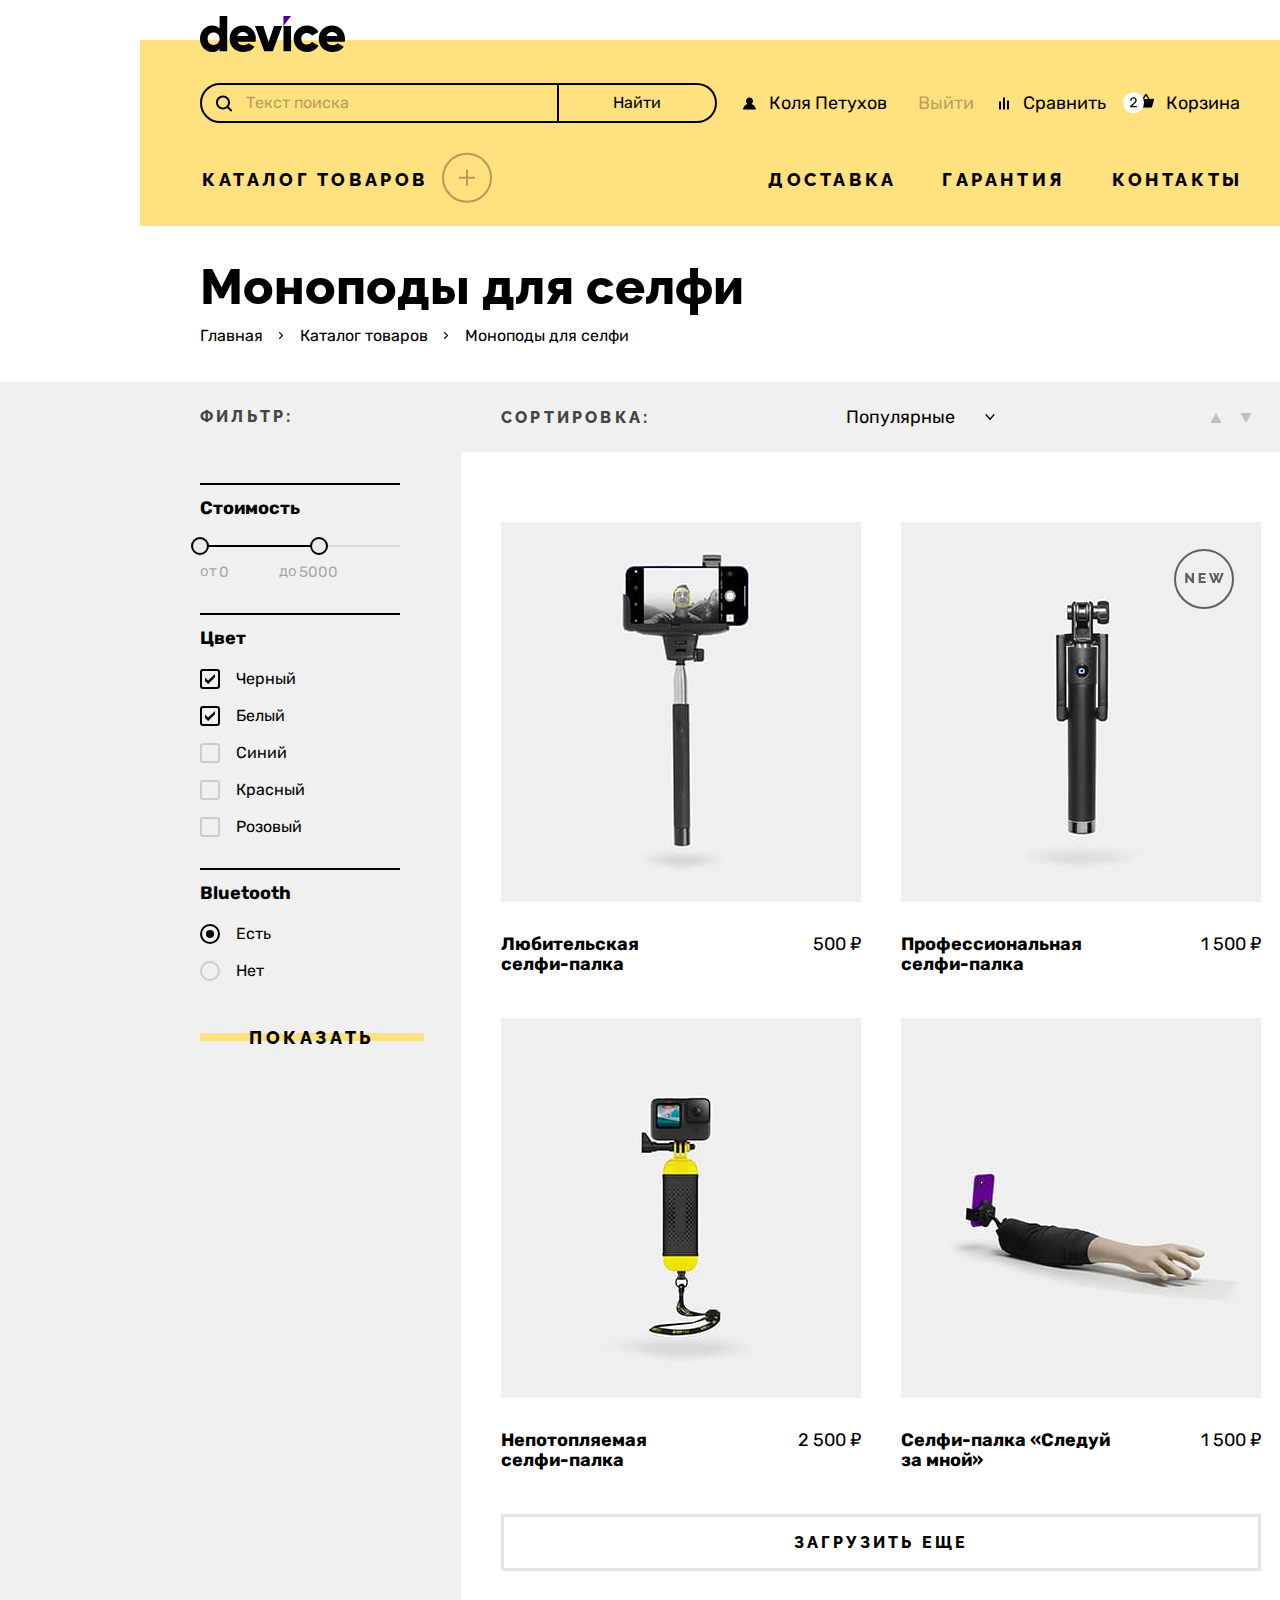
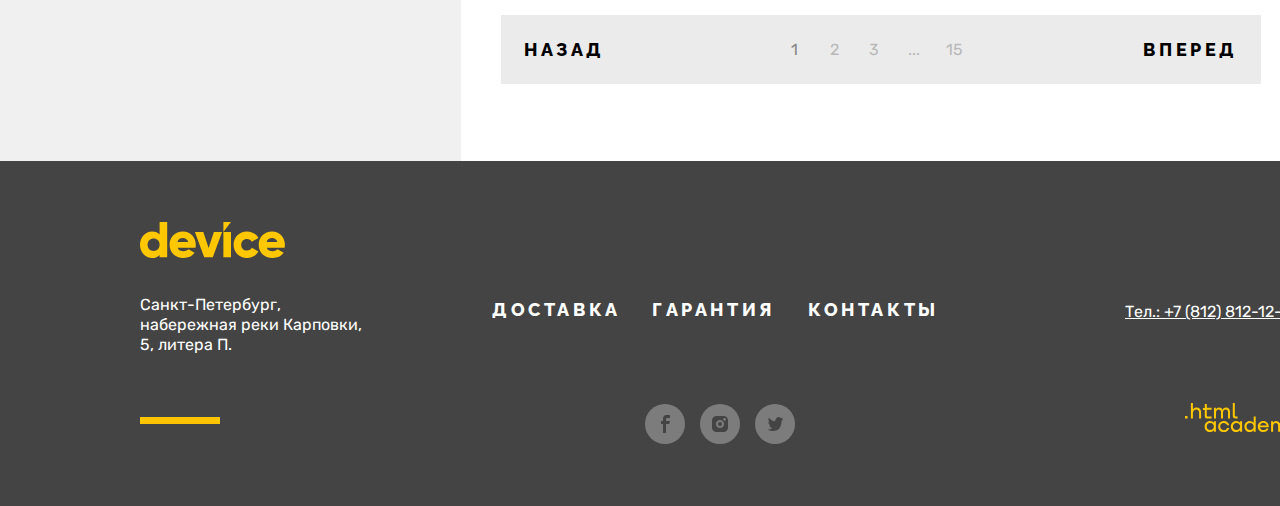
<file: catalog.html>
<!DOCTYPE html>
<html lang="ru">

<head>
  <meta charset="utf-8">
  <title>HTML Academy: Девайс</title>
  <link rel="icon" href="favicon.ico">
  <link rel="icon" type="image/png" sizes="32x32" href="../images/favicon.png">
  <link rel="stylesheet" href="styles/styles.css">
</head>

<body>
  <header class="page-header-catalog">
    <nav class="navigation">
      <a class="logo-link-header" href="index.html">
        <svg class="logo" aria-hidden="true" focusable="false" width="145" height="36" viewBox="0 0 145 36" fill="none"
          xmlns="http://www.w3.org/2000/svg">
          <path
            d="M27.22 0v35.3h-7.6v-2.4c-1.7 1.9-4.1 3.1-7.51 3.1C5.5 36 0 30.2 0 22.7 0 15.2 5.5 9.4 12.1 9.4c3.41 0 5.91 1.2 7.51 3.1V0h7.6Zm-7.6 22.7c0-3.8-2.5-6.2-6.01-6.2-3.5 0-6 2.4-6 6.2 0 3.8 2.5 6.2 6 6.2 3.5-.1 6-2.4 6-6.2ZM43.73 29.2c2.1 0 3.8-.8 4.8-1.9l6.1 3.5c-2.5 3.4-6.2 5.2-11 5.2-8.6 0-14.01-5.8-14.01-13.3 0-7.5 5.4-13.3 13.4-13.3 7.41 0 12.82 5.7 12.82 13.3 0 1.1-.1 2.1-.3 3H37.63c1 2.6 3.3 3.5 6.1 3.5Zm4.6-9.1c-.8-2.9-3.1-4-5.4-4-2.9 0-4.8 1.4-5.5 4h10.9ZM82.16 10.1l-9.31 25.2h-8.6l-9.31-25.2h8.4l5.3 16 5.31-16h8.2ZM83.46 10.1h7.6v25.2h-7.6V10.1ZM93.67 22.7c0-7.5 5.7-13.3 13.4-13.3 4.9 0 9.21 2.6 11.41 6.5l-6.6 3.8c-.9-1.8-2.7-2.8-4.9-2.8-3.3 0-5.71 2.4-5.71 5.8 0 3.5 2.4 5.8 5.7 5.8 2.2 0 4.1-1.1 4.9-2.8l6.61 3.8c-2.1 3.9-6.4 6.5-11.4 6.5-7.71 0-13.41-5.8-13.41-13.3ZM132.9 29.2c2.1 0 3.8-.8 4.8-1.9l6.1 3.5c-2.5 3.4-6.2 5.2-11 5.2-8.61 0-14.02-5.8-14.02-13.3 0-7.5 5.5-13.3 13.41-13.3 7.4 0 12.81 5.7 12.81 13.3 0 1.1-.1 2.1-.3 3h-17.91c1 2.6 3.3 3.5 6.1 3.5Zm4.7-9.1c-.8-2.9-3.1-4-5.4-4-2.91 0-4.81 1.4-5.51 4h10.9Z"
            fill="#000" />
          <path d="M83.46 0v10.1L91.06 0h-7.6Z" fill="#510094" />
        </svg>
      </a>

      <div class="header-top">
        <form class="search-header" action="https://echo.htmlacademy.ru/" method="post">
          <label class="visually-hidden" for="search-text">Поиск по сайту.</label>
          <input class="search-input" type="search" id="search-text" name="text" placeholder="Текст поиска">
          <button class="search-button" type="submit">Найти</button>
        </form>

        <ul class="navigation-list">
          <li class="navigation-item">
            <a class="navigation-link-account" href="#">
              <svg class="navigation-icon-account" aria-hidden="true" focusable="false" width="13" height="13" fill="none"
                xmlns="http://www.w3.org/2000/svg">
                <path
                  d="M0 12.39h13c-.2-2.6-2.1-4.8-4.7-5.5 1-.6 1.7-1.7 1.7-3 0-1.9-1.6-3.5-3.5-3.5S3 1.99 3 3.89c0 1.3.7 2.4 1.7 3-2.6.7-4.5 2.9-4.7 5.5Z"
                  fill="#000" />
              </svg>
              Коля Петухов
            </a>
          </li>
          <li class="navigation-item">
            <a class="navigation-link logout" href="#">Выйти</a>
          </li>
        </ul>

        <ul class="navigation-list">
          <li class="navigation-item">
            <a class="navigation-link" href="#">
              <svg class="navigation-icon" aria-hidden="true" focusable="false" width="10" height="13" fill="none"
                xmlns="http://www.w3.org/2000/svg">
                <path d="M6 .39H4v12h2v-12Zm-4 4H0v8h2v-8Zm8-1H8v9h2v-9Z" fill="#000" />
              </svg>
              Сравнить
            </a>
          </li>
          <li class="navigation-item">
            <a class="navigation-link navigation-link-basket" href="#">
              <svg class="navigation-icon" aria-hidden="true" focusable="false" width="31" height="22"
                viewBox="0 0 31 22" fill="none" xmlns="http://www.w3.org/2000/svg">
                <g clip-path="url(#a)">
                  <path
                    d="m30.3 6.79-3.5.2-3.2-4.9c-.1-.2-.4-.3-.6-.3-.2 0-.5.1-.6.3l-3.2 4.9h-3.5c-.4 0-.7.3-.7.7v.2l1.9 6.8c.2.7.7 1.1 1.4 1.1h9.4c.7 0 1.2-.4 1.4-1.1l1.9-6.9v-.2c0-.4-.3-.8-.7-.8ZM23 3.69l2.2 3.2h-4.3l2.1-3.2Z"
                    fill="#000" />
                </g>
                <circle cx="10.5" cy="10.79" r="10.5" fill="#fff" />
                <path
                  d="M11.5 10.13c.3-.27.52-.53.65-.8.13-.25.2-.59.2-.99 0-.52-.15-.94-.45-1.26-.3-.31-.75-.47-1.36-.47-.6 0-1.04.16-1.34.47-.3.31-.52.73-.65 1.26a.46.46 0 0 1-.14.24.33.33 0 0 1-.22.08h-.64a.33.33 0 0 1-.23-.08.33.33 0 0 1-.08-.22A3.12 3.12 0 0 1 8.8 5.79a3.3 3.3 0 0 1 1.73-.44c.66 0 1.23.13 1.7.4.47.26.83.62 1.07 1.08.25.45.37.95.37 1.51 0 .6-.1 1.1-.31 1.51-.2.42-.54.84-1.02 1.27l-3.12 2.9h4.28c.1 0 .2.04.27.12.07.07.1.16.1.26v.5c0 .11-.03.2-.1.28a.36.36 0 0 1-.27.1H7.48c-.1 0-.2-.03-.27-.1a.36.36 0 0 1-.11-.27v-.5c0-.1.02-.2.05-.26.05-.07.13-.17.26-.28l4.1-3.73Z"
                  fill="#000" />
                <defs>
                  <clipPath id="a">
                    <path fill="#fff" transform="translate(15 1.79)" d="M0 0h16v14H0z" />
                  </clipPath>
                </defs>
              </svg>
              Корзина
            </a>

            <div class="popover popover-cart">
              <div class="popover-content">
                <ul class="popover-device-list">
                  <li class="popover-device-card">
                    <div class="popover-device">
                      <img class="device-card-image" src="images/catalog/product-1.jpg" width="39" height="43"
                        alt="Любительская селфи-палка.">
                      <p class="device-card-popover">Любительская селфи-палка</p>
                    </div>
                    <button type="button" class="popover-close-button">
                      <svg class="popover-buttom-image" width="10" height="10" viewBox="0 0 26 26" fill="none"
                        xmlns="http://www.w3.org/2000/svg">
                        <path
                          d="M26 2.36 23.64 0 13 10.64 2.36 0 0 2.36 10.64 13 0 23.64 2.36 26 13 15.36 23.64 26 26 23.64 15.36 13 26 2.36Z" />
                      </svg>
                      <span class="visually-hidden">Закрыть.</span>
                    </button>
                  </li>

                  <li class="popover-device-card">
                    <div class="popover-device">
                      <img class="device-card-image" src="images/catalog/product-2.jpg" width="39" height="43"
                        alt="Профессиональная селфи-палка.">
                      <p class="device-card-popover">Профессиональная селфи-палка</p>
                    </div>
                    <button type="button" class="popover-close-button">
                      <svg class="popover-buttom-image" width="26" height="26" viewBox="0 0 26 26" fill="none"
                        xmlns="http://www.w3.org/2000/svg">
                        <path
                          d="M26 2.36 23.64 0 13 10.64 2.36 0 0 2.36 10.64 13 0 23.64 2.36 26 13 15.36 23.64 26 26 23.64 15.36 13 26 2.36Z" />
                      </svg>
                      <span class="visually-hidden">Закрыть.</span>
                    </button>
                  </li>
                </ul>

                <div class="popover-total">
                  <span class="">Товаров: 2</span>
                  <span class="">Сумма: 2000 ₽</span>
                </div>

                <div class="popover-button"><button type="button" class="open-basket-button">
                    <span class="open-basket-text">Открыть корзину</span>
                  </button>
                </div>
              </div>
            </div>
          </li>
        </ul>
      </div>

      <div class="header-bottom">
        <div class="navigation-menu-item">
          <a class="navigation-catalog-link" href="catalog.html">Каталог товаров
          </a>
          <div class="catalog-menu">
            <ul class="catalog-menu-list">
              <li class="catalog-menu-item">
                <a class="catalog-menu-link" href="#">Виртуальная реальность</a>
                <a class="catalog-menu-link" href="#">Моноподы для cелфи</a>
                <a class="catalog-menu-link" href="#">Экшн-камеры</a>
              </li>

              <li class="catalog-menu-item">
                <a class="catalog-menu-link" href="#">Фитнес-браслеты</a>
                <a class="catalog-menu-link" href="#">Умные часы</a>
              </li>

              <li class="catalog-menu-item">
                <a class="catalog-menu-link" href="#">Квадрокоптеры</a>
              </li>
            </ul>
          </div>
        </div>

      <ul class="navigation-menu">
        <li class="navigation-menu-item">
          <a class="navigation-menu-link" href="#">Доставка</a>
        </li>
        <li class="navigation-menu-item">
          <a class="navigation-menu-link" href="#">Гарантия</a>
        </li>
        <li class="navigation-menu-item">
          <a class="navigation-menu-link" href="#">Контакты</a>
        </li>
      </ul>
    </div>

    </nav>
  </header>

  <main class="main-container main-inner">
    <div class="container-breadcrumbs">
      <header class="inner-header">
        <h1 class="inner-header-title">Моноподы для селфи</h1>
        <ul class="breadcrumbs">
          <li class="breadcrumbs-item">
            <a class="breadcrumbs-link" href="index.html">Главная</a>
          </li>
          <li class="breadcrumbs-item">
            <a class="breadcrumbs-link" href="catalog.html">Каталог товаров</a>
          </li>
          <li class="breadcrumbs-item">
            <a class="breadcrumbs-link" href="#">Моноподы для селфи</a>
          </li>
        </ul>
      </header>
    </div>

    <section class="filters">
      <div class="filters-container">
        <div class="filters-top">
          <h2 class="filters-top">фильтр:</h2>
          <form class="catalog-filter" action="https://echo.htmlacademy.ru/" method="get">
            <fieldset class="catalog-filter-group">
              <legend class="catalog-filter-title">Стоимость</legend>
              <div class="row-scale">
                <div class="row-bar" style="right: 81px; width: 119px;">
                  <button class="range-toggle toggle-min" type="button">
                    <span class="visually-hidden">Изменить минимальную цену.</span>
                  </button>

                  <button class="range-toggle toggle-max" type="button">
                    <span class="visually-hidden">Изменить максимальную цену.</span>
                  </button>
                </div>
              </div>

              <div class="row">
                <div class="row-wraper-inputs">
                  <label class="catalog-filter-label">
                    от <input class="catalog-filter-input" type="number" name="min-price" value="0">
                  </label>

                  <label class="catalog-filter-label">
                    до <input class="catalog-filter-input" type="number" name="min-price" value="5000">
                  </label>
                </div>
              </div>
            </fieldset>

            <fieldset class="catalog-filter-group">
              <legend class="catalog-filter-title">Цвет</legend>

              <ul class="catalog-filter-list">
                <li class="catalog-filter-item">
                  <label class="control">
                    <input class="visually-hidden control-input" type="checkbox" name="black" checked>
                    <span class="control-mark"></span>
                    <span class="control-label">Черный</span>
                  </label>
                </li>

                <li class="catalog-filter-item">
                  <label class="control">
                    <input class="visually-hidden control-input" type="checkbox" name="white" checked>
                    <span class="control-mark"></span>
                    <span class="control-label">Белый</span>
                  </label>
                </li>

                <li class="catalog-filter-item">
                  <label class="control">
                    <input class="visually-hidden control-input" type="checkbox" name="blue">
                    <span class="control-mark"></span>
                    <span class="control-label">Синий</span>
                  </label>
                </li>

                <li class="catalog-filter-item">
                  <label class="control">
                    <input class="visually-hidden control-input" type="checkbox" name="red">
                    <span class="control-mark"></span>
                    <span class="control-label">Красный</span>
                  </label>
                </li>

                <li class="catalog-filter-item">
                  <label class="control">
                    <input class="visually-hidden control-input" type="checkbox" name="pink">
                    <span class="control-mark"></span>
                    <span class="control-label">Розовый</span>
                  </label>
                </li>
              </ul>
            </fieldset>

            <fieldset class="catalog-filter-group">
              <legend class="catalog-filter-title">Bluetooth</legend>

              <ul class="catalog-filter-list">
                <li class="catalog-filter-item">
                  <label class="control">
                    <input class="visually-hidden control-input" type="radio" name="answer" value="yes" checked>
                    <span class="control-mark"></span>
                    <span class="control-label">Есть</span>
                  </label>
                </li>

                <li class="catalog-filter-item">
                  <label class="control">
                    <input class="visually-hidden control-input" type="radio" name="answer" value="no">
                    <span class="control-mark"></span>
                    <span class="control-label">Нет</span>
                  </label>
                </li>
              </ul>
            </fieldset>
            <button class="button more-button" type="submit">Показать</button>
          </form>

        </div>

        <div class="catalog-right-column">
          <div class="sorting">
            <h2 class="sorting-top">Cортировка:</h2>
            <div class="select sorting-type">
              <select class="sorting-control" aria-label="сортировка">
                <option value="popular">Популярные</option>
                <option value="cheap">Дешевые</option>
                <option value="expensive">Дорогие</option>
              </select>
            </div>

            <ul class="catalog-sort-buttons">
              <li class="sort-buttons">
                <a class="sort-buttons-link sort-arrow" href="#">
                  <svg width="12" height="10" viewBox="0 0 12 10" fill="none" xmlns="http://www.w3.org/2000/svg">
                    <path d="m6 0 5.5 10H.5" fill="#000" />
                  </svg>
                  <span class="visually-hidden">по возрастанию.</span>
                </a>
              </li>
              <li class="sort-buttons">
                <a class="sort-buttons-link sort-arrow " href="#">
                  <svg class="sort-arrow-down" width="12" height="10" viewBox="0 0 12 10" fill="none"
                    xmlns="http://www.w3.org/2000/svg">
                    <path d="m6 0 5.5 10H.5" fill="#000" />
                  </svg>
                  <span class="visually-hidden">по убыванию.</span>
                </a>
              </li>
            </ul>
          </div>

          <div class="catalog-device">
            <ul class="device-list">
              <li class="device-card">
                <a class="device-card-link" href="#">
                  <img class="device-card-image" src="images/catalog/product-1.jpg" width="360" height="380"
                    alt="Любительская селфи-палка.">

                  <div class="device-card-content">
                    <b class="device-card-title">Любительская<br>
                      селфи-палка</b>
                    <p class="device-card-price">500 ₽</p>
                  </div>
                </a>
                <div class="hover-image">
                  <button type="button" class="info-button more-button">
                    Подробнее
                  </button>
                </div>
              </li>

              <li class="device-card device-card-new">
                <a class="device-card-link" href="#">
                  <img class="device-card-image" src="images/catalog/product-2.jpg" width="360" height="380"
                    alt="Профессиональная селфи-палка.">

                  <div class="device-card-content">
                    <b class="device-card-title">Профессиональная<br>селфи-палка </b>
                    <p class="device-card-price">1 500 ₽</p>
                  </div>
                </a>
                <div class="hover-image">
                  <button type="button" class="info-button more-button">
                    Подробнее
                  </button>
                </div>
              </li>

              <li class="device-card">
                <a class="device-card-link" href="#">
                  <img class="device-card-image" src="images/catalog/product-3.jpg" width="360" height="380"
                    alt="Непотопляемая селфи-палка.">
                  <div class="device-card-content">
                    <b class="device-card-title">Непотопляемая<br>
                      селфи-палка</b>
                    <p class="device-card-price">2 500 ₽</p>
                  </div>
                </a>
                <div class="hover-image">
                  <button type="button" class="info-button more-button">
                    Подробнее
                  </button>
                </div>
              </li>

              <li class="device-card">
                <a class="device-card-link" href="#">
                  <img class="device-card-image" src="images/catalog/product-4.jpg" width="360" height="380"
                    alt="Селфи-палка «Следуй за мной».">

                  <div class="device-card-content">
                    <b class="device-card-title">Селфи-палка «Следуй за&nbsp;мной»</b>
                    <p class="device-card-price">1 500 ₽</p>
                  </div>
                </a>
                <div class="hover-image">
                  <button type="button" class="info-button more-button">
                    Подробнее
                  </button>
                </div>
              </li>
            </ul>


            <button class="button-pagination-show-more" type="button">Загрузить еще
            </button>

            <div class="pagination-container">
              <a class="pagination-next" href="#">Назад</a>
              <ul class="pagination">
                <li class="pagination-item">
                  <a class="pagination-link pagination-current" href="#">1</a>
                </li>

                <li class="pagination-item">
                  <a class="pagination-link pagination-next-page" href="#">2</a>
                </li>

                <li class="pagination-item">
                  <a class="pagination-link pagination-next-page" href="#">3</a>
                </li>

                <li class="pagination-item">
                  <a class="pagination-link pagination-next-page" href="#">...</a>
                </li>

                <li class="pagination-item">
                  <a class="pagination-link pagination-next-page" href="#">15</a>
                </li>
              </ul>

              <a class="pagination-next" href="#">Вперед</a>

            </div>
          </div>
        </div>
      </div>
    </section>

  </main>

  <footer class="page-footer">
    <div class="footer-container">
      <a class="logo-link" href="index.html">
        <img class="footer-contacts-logo" src="images/logo-footer.svg" width="145" height="36"
          alt="Логотип магазина «Device».">
      </a>
      <section class="footer-contacts">
        <address class="footer-contact-address">
          <p class="about-text">Санкт-Петербург, набережная реки Карповки, 5, литера П.</p>
        </address>

        <ul class="footer-service-list">
          <li class="footer-service-item">
            <a class="footer-service-link" href="#">Доставка</a>
          </li>
          <li class="footer-service-item">
            <a class="footer-service-link" href="#">Гарантия</a>
          </li>
          <li class="footer-service-item">
            <a class="footer-service-link" href="#">Контакты</a>
          </li>
        </ul>

        <address class="footer-address">
          <a class="footer-contact-adress-phone" href="tel:+78128121212">Тел.: +7 (812) 812-12-12</a>
        </address>
      </section>

      <section class="footer-service">
        <ul class="footer-social">
          <li class="footer-social-item">
            <a class="footer-button footer-button-fb" href="https://www.facebook.com/htmlacademy">
              <span class="visually-hidden">Фейсбук.</span>
            </a>
          </li>
          <li class="footer-social-item">
            <a class="footer-button footer-button-inst" href="https://www.instagram.com/htmlacademy">
              <span class="visually-hidden">Инстаграм.</span>
            </a>
          </li>
          <li class="footer-social-item">
            <a class="footer-button footer-button-tw" href="https://twitter.com/htmlacademy_ru">
              <span class="visually-hidden">Твиттер.</span>
            </a>
          </li>
        </ul>

        <div class="htmlacademy-item">
          <a class="htmlacademy-link" href="https://htmlacademy.ru/">
            <svg class="htmlacademy-logo" aria-hidden="true" focusable="false" width="115" height="33"
              viewBox="0 0 115 33" fill="none" xmlns="http://www.w3.org/2000/svg">
              <path
                d="M0 12.9v2.6h2.5v-2.6H0ZM11.6 4.5c-1.6 0-2.8.7-3.6 1.7h-.1V0h-2v15.5h2v-5.3c0-2.1 1.3-3.6 3.3-3.6 1.8 0 2.9 1.4 2.9 3.2v5.7h2V9.4c.1-3-1.8-4.9-4.5-4.9ZM26.6 4.8h-4.8V1.1h-2v3.8h-1.9v2h1.9v6c0 1.7 1 2.7 2.7 2.7h4.1v-2h-3.7c-.7 0-1.1-.4-1.1-1.1V6.8h4.8v-2ZM41.1 4.6c-1.6 0-2.9.8-3.5 2.1h-.1c-.6-1.2-1.8-2.1-3.4-2.1-1.4 0-2.5.8-3.1 1.8h-.1V4.8H29v10.6h2V10c0-2 1-3.5 2.6-3.5 1.5 0 2.4 1 2.4 2.6v6.3h2V9.8c0-2.4 1.4-3.3 2.6-3.3 1.5 0 2.4 1 2.4 2.6v6.3h2V8.9c.1-2.5-1.4-4.3-3.9-4.3ZM47.8 12.7c0 1.7 1 2.7 2.8 2.7h2v-2h-1.7c-.7 0-1.1-.4-1.1-1.1V0h-2v12.7ZM28.9 19.7c-.9-1.1-2.2-1.8-3.9-1.8-3.1 0-5.4 2.3-5.4 5.6s2.3 5.6 5.4 5.6c1.8 0 3-.8 3.8-1.9h.1v1.6h2V18.2h-2v1.5Zm-3.6 7.4c-2.2 0-3.6-1.6-3.6-3.6s1.4-3.6 3.6-3.6 3.6 1.6 3.6 3.6c0 1.9-1.4 3.6-3.6 3.6ZM44.2 22c-.5-2.4-2.6-4.1-5.4-4.1a5.4 5.4 0 0 0-5.6 5.6c0 3.1 2.2 5.6 5.6 5.6 2.8 0 4.9-1.8 5.4-4.2h-2.1a3.4 3.4 0 0 1-3.3 2.3c-2.2 0-3.6-1.6-3.6-3.6s1.4-3.6 3.6-3.6c1.6 0 2.8 1 3.3 2.2h2.1V22ZM55.1 19.7c-.9-1.1-2.2-1.8-3.9-1.8-3.1 0-5.4 2.3-5.4 5.6s2.3 5.6 5.4 5.6c1.8 0 3-.8 3.8-1.9h.1v1.6h2V18.2h-2v1.5Zm-3.6 7.4c-2.2 0-3.6-1.6-3.6-3.6s1.4-3.6 3.6-3.6 3.6 1.6 3.6 3.6c0 1.9-1.5 3.6-3.6 3.6ZM68.7 19.8c-.9-1.1-2.2-1.9-3.9-1.9-3.1 0-5.4 2.3-5.4 5.6s2.2 5.6 5.4 5.6c1.7 0 3-.8 3.8-1.8h.1v1.5h2V13.4h-2v6.4Zm-3.6 7.3c-2.2 0-3.6-1.6-3.6-3.6s1.4-3.6 3.6-3.6 3.6 1.6 3.6 3.6c-.1 2-1.5 3.6-3.6 3.6ZM78.3 17.9c-3.3 0-5.5 2.5-5.5 5.6 0 3 2.1 5.6 5.5 5.6 2.5 0 4.5-1.3 5.2-3.6h-2.1c-.5 1-1.6 1.6-3 1.6-1.9 0-3.3-1.3-3.4-2.9h8.8c.2-3.6-2-6.3-5.5-6.3Zm0 1.9c1.7 0 3 1 3.3 2.6h-6.5c.3-1.5 1.5-2.6 3.2-2.6ZM98.2 17.9c-1.6 0-2.9.8-3.6 2h-.1c-.6-1.2-1.8-2-3.4-2-1.4 0-2.5.7-3.1 1.8v-1.5h-1.9v10.6h2v-5.4c0-2 1-3.4 2.6-3.5 1.5 0 2.4 1 2.4 2.6v6.3h2v-5.6c0-2.4 1.4-3.3 2.6-3.3 1.5 0 2.4 1 2.4 2.6v6.3h2v-6.5c.1-2.6-1.4-4.4-3.9-4.4ZM109.4 27l-3.6-8.9h-2.2l4.8 11.6c-.3.9-.7 1.2-1.7 1.2h-2.5v2h2.5c1.8 0 2.8-.8 3.5-2.6l4.7-12.2h-2.1l-3.4 8.9Z" />
            </svg>
          </a>
        </div>
      </section>
    </div>
  </footer>

</body>

</html>
</file>
<file: styles/styles.css>
@font-face {
  font-family: "Raleway";
  font-style: normal;
  font-weight: 800;
  src: url("../fonts/raleway/raleway-800.woff2") format("woff2");
  font-display: swap;
}

@font-face {
  font-family: "Rubik";
  font-style: normal;
  font-weight: 400;
  src: url("../fonts/rubik/rubik-400.woff2") format("woff2");
  font-display: swap;
}

@font-face {
  font-family: "Rubik";
  font-style: normal;
  font-weight: 700;
  src: url("../fonts/rubik/rubik-700.woff2") format("woff2");
  font-display: swap;
}

@font-face {
  font-family: "Rubik";
  font-style: normal;
  font-weight: 800;
  src: url("../fonts/rubik/rubik-800.woff2") format("woff2");
  font-display: swap;
}

html {
  height: 100%;
}

body {
  margin: 0;
  display: flex;
  flex-direction: column;
  min-height: 100%;
  min-width: 1440px;
  font-family: "Rubik", sans-serif;
  font-size: 18px;
  line-height: 30px;
  font-weight: 400;
  color: #444444;
  background-color: #ffffff;
}

.visually-hidden {
  position: absolute;
  width: 1px;
  height: 1px;
  margin: -1px;
  padding: 0;
  border: 0;
  clip: rect(0 0 0 0);
  overflow: hidden;
}

.page-header {
  width: 1160px;
  margin: 0 auto;
  position: relative;
  margin-top: 40px;
  background-color: #ffe17f;
}

.page-header-catalog {
  width: 1160px;
  margin: 0 auto;
  position: relative;
  margin-top: 40px;
  background-color: #ffe17f;
  min-height: 186px;
}

.search-header {
  display: flex;
}

.search-input {
  background-color: transparent;
  outline: none;
  min-width: 359px;
  min-height: 40px;
  border: 2px solid #000000;
  border-radius: 50px 0 0 50px;
  padding-left: 44px;
  background-image: url("../images/search.svg");
  background-repeat: no-repeat;
  background-position: 14px;
  font-family: inherit;
  font-size: 16px;
  line-height: 20px;
}

.search-input:disabled  {
  opacity: 0.3;
}

.search-input[type="search"]::-ms-clear {
  width: 0;
  height: 0;
}

.search-input[type="search"]::-webkit-search-cancel-button {
  display: none;
}

.search-input::placeholder {
  font-family: "Rubik", sans-serif;
  font-weight: 400;
  font-size: 16px;
  line-height: 20px;
  color: #000000;
  opacity: 0.3;
}

.search-input:focus {
  outline: 2px solid #af4fff;
}

.search-button {
  font-family: "Rubik", sans-serif;
  font-size: 16px;
  line-height: 20px;
  margin: 0;
  min-width: 158px;
  background-color: transparent;
  border: 2px solid #000000;
  border-radius: 0 20px 20px 0;
  border-left: none;
  cursor: pointer;
  display: block;
}

.search-button:hover {
  background-color: #000000;
  color: #ffffff;
}

.search-button:active {
  background-color: rgba(0, 0, 0, 1);
  color: rgba(255, 255, 255, 0.3);
}

.search-button:focus {
  outline: 2px solid #af4fff;
}

.search-button:disabled {
  opacity: 0.3;
}

.navigation {
  width: 1040px;
  margin: 0 auto;
  padding: 43px 60px 0;
}

.logo-link-header {
  margin: 0;
  padding: 0;
}

.logo {
  padding: 0;
  position: absolute;
  top: -24px;
}

.navigation-item {
  display: flex;
  flex-wrap: wrap;
}

.header-top {
  display: flex;
  flex-wrap: wrap;
  justify-content: space-between;
  margin-bottom: 46px;
  align-items: center;
}

.navigation-link {
  padding-left: 24px;
  position: relative;
  display: block;
  flex-wrap: wrap;
  color: #000000;
  text-decoration: none;
}

.navigation-link-account {
  padding-left: 31px;
  position: relative;
  display: block;
  flex-wrap: wrap;
  color: #000000;
  text-decoration: none;
}

.navigation-icon-account {
  position: absolute;
  top: 0;
  left: 5px;
  bottom: 0;
  margin: auto;
  fill: #000000;
}

.navigation-icon:hover,
.navigation-link:hover,
.navigation-link-account:hover{
  opacity:  0.6;
}

.navigation-link:active,
.navigation-link:active,
.navigation-link-account:active {
  opacity: 0.3;
}

.navigation-link:focus {
  outline: 2px solid #af4fff;
}

.navigation-link-account:focus {
outline: 2px solid #af4fff;
}

.navigation-icon {
  position: absolute;
  top: 0;
  left: 0;
  bottom: 0;
  margin: auto;
  fill: #000000;
}

.navigation-link-basket {
  padding-left: 43px;
}

.navigation-link .navigation-icon {
  right: auto;
}

.navigation-login {
  margin-right: auto;
  margin-left: 7px;
}

.popover {
  min-height: 120px;
  background-color: #1A1A1A;;
  position: absolute;
  top: 130px;
  right: 0;
  z-index: 1;
  box-sizing: border-box;
  display: none;
}

.popover-open {
  display: block;
}

.popover::before {
  position: absolute;
  content: "";
  background-image: url("../images/tooltip-arrow.svg");
  width: 14px;
  height: 6px;
  position:absolute;
  top: -6px;
  right:50%;
  margin-left: auto;
  margin-right: auto;
}

.popover-cart {
  width: 320px;
}

.popover-device {
  display: flex;
}

.popover-device-card {
  display: flex;
  align-items: flex-start;
  padding: 20px;
  background-color: #000000;
}

.device-card-popover {
  font-weight: 400;
  font-size: 16px;
  line-height: 20px;
  color: #ffffff;
  padding: 0;
  margin: 0;
  padding-left: 23px;
}

.popover-device-list {
  padding: 0;
  margin: 0;
}

.popover-close-button {
  border: none;
  background-color: transparent;
  padding: 0;
  margin: 0;
  cursor: pointer;
  width: 10px;
  height: 10px;
  margin-left: 20px;
  display: flex;
}

.popover-close-button:hover {
  opacity: 0.6;
}

.popover-close-button:active {
  opacity: 0.3;
}

.popover-close-button:focus{
  outline: 2px solid #AF4FFF;
}

.popover-total {
  display: flex;
  justify-content: space-between;
  color: #ffffff;
  font-size: 16px;
  line-height: 20px;
  padding: 20px;
}

.popover-button {
background-color: #000000;
}

.popover-buttom-image {
  width: 10px;
  height: 10px;
  fill: #ffffff;
}

.popover-device:hover {
  opacity: 0.6;
}

.popover-device:active {
  opacity: 0.3;
}

.popover-device:focus-within {
  outline: 2px solid #af4fff;
}

.open-basket-button {
  margin: 20px;
  padding-top: 15px;
  padding-bottom: 15px;
  width: 280px;
  background-color: #ffffff;
  border: none;
  cursor: pointer;
}

.open-basket-text {
  font-family: "Raleway", sans-serif;
  font-weight: 800;
  line-height: 21px;
  font-size: 18px;
  text-transform: uppercase;
  letter-spacing: 0.2em;
  padding: 0;
  margin: 0;
}

.open-basket-button:hover {
  background-color: #ffe17f;
}

.open-basket-text:active {
  opacity: 0.3;
}

.open-basket-button:focus {
  outline: 2px solid #af4fff;
}

.open-basket-text:disabled {
  opacity: 0.3;
}

.header-bottom {
  font-family: "Raleway", sans-serif;
  line-height: 21px;
  font-weight: 400;
  text-transform: uppercase;
  display: flex;
  flex-wrap: wrap;
  justify-content: space-between;
}

.navigation-menu {
  display: grid;
  gap: 49px;
  grid-template-columns: 125px 121px 128px;
  margin: 0;
  padding: 0;
  z-index: 1;
}

.navigation-menu-item {
  padding: 0;
  list-style-type: none;
  width: 550px;
}

.navigation-menu-link {
  width: 128px;
  display: flex;
  text-decoration: none;
  color: #000000;
  letter-spacing: 0.2em;
  padding:0;
  margin: 0;
}

.navigation-catalog-link {
  text-decoration: none;
  color: #000000;
  letter-spacing: 0.2em;
  position: relative;
  padding: 17px 64px 14px 2px;
}

.navigation-catalog-link::before {
  display: block;
  position: absolute;
  content: "";
  width: 50px;
  height: 51px;
  background-image: url("../images/catalog.svg");
  right: 0;
  top: 0;
  z-index: 2;
  opacity: 0.3;
  cursor: pointer;
}

.navigation-catalog-link:hover::before {
  background-image: url("../images/catalog-menu.svg");
}

.navigation-menu-item:first-child:hover .navigation-catalog-link::before {
  background-image: url("../images/catalog-menu.svg");
}

.navigation-catalog-link:active::before {
  opacity: 1;
}

.navigation-menu-item:focus-within  .catalog-menu {
  display: block;
}

.navigation-catalog-link:focus-within {
  outline: 2px solid #af4fff;
  z-index: 2;
}

.catalog-menu-link:focus {
  outline: 2px solid #af4fff;
}

.catalog-menu {
  position: absolute;
  left: 0;
  width: 1040px;
  padding: 29px 60px;
  background-color: #ffe17f;
  margin: 0 auto;
  z-index: 1;
  display: none;
}

.catalog-menu-list {
  margin: 0;
  padding: 0;
  list-style-type: none;
  display: flex;
  z-index: 1;
  font-family: "Rubik", sans-serif;
  font-weight: 400;
  font-size: 16px;
  line-height: 18px;
  text-transform: none;
  color: #000000;
  cursor: pointer;
}

.catalog-menu-item {
  display: flex;
  flex-direction: column;
}

.catalog-menu-item:not(:last-child) {
  margin-right: 59px;
}

.catalog-menu-link {
  color: #000000;
  text-decoration: none;
  padding: 0;
  margin: 0;
}

.catalog-menu-link:not(:last-child) {
  padding-bottom: 19px;
}

.navigation-menu-item:first-child:hover .catalog-menu {
  display: block;
}

.catalog-menu-link:hover {
  opacity: 0.6;
}

.catalog-menu-link:active {
  opacity: 0.3;
}

.navigation-list {
  display: flex;
  flex-wrap: wrap;
  justify-content: space-between;
  list-style-type: none;
  margin: 0;
  padding: 0;
  width: 241px;
}

.page-container {
  width: 1160px;
  margin: 0 auto;
}

.hidden-element {
  display: none;
}

.slider-wrapper {
  display: flex;
  justify-content: space-between;
  position: relative;
}

.slider-wrapper::before {
  content: "";
  position: absolute;
  background-color: #FFE17F;
  height: 300px;
  width: 1160px;
  z-index: -1;
  top: -150px;
}

.slider-arrows {
  width: 530px;
  display: flex;
  justify-content: space-between;
  position: absolute;
  top: 211px;
  left: 30px;
}

.slider-image {
  width: 560px;
  position: relative;
}

.slider-prev {
  background-image: url("../images/arrow-back.svg");
  width: 20px;
  height: 60px;
  border: none;
  background-color: #ffffff;
  cursor: pointer;
}

.slider-next {
  background-image: url("../images/arrow-forward.svg");
  width: 20px;
  height: 60px;
  border: none;
  background-color: #ffffff;
  cursor: pointer;
}

.description {
  width: 560px;
  padding-top: 81px;
}

.description p {
  margin-top: 29px;
  margin-bottom: 52px;
}

.sliders {
  position: relative;
  margin-bottom: 60px;
}

.sliders-indicator {
  margin: 0;
  padding: 0;
  list-style-type: none;
  display: flex;
  flex-wrap: wrap;
  justify-content: end;
  position: absolute;
  right: 0;
  bottom: 183px;
  left: 0;
  z-index: 1;
}

.slider-button {
  width: 12px;
  height: 12px;
  border-radius: 100px;
  padding: 0;
  background-color: #ffffff;
  margin-left: 20px;
  cursor: pointer;
  border: 2px solid #000000;
  position: relative;
}

.slider-button-active::before {
  content: "";
  position: absolute;
  border: 2px solid #000000;
  box-sizing: border-box;
  background-color: #000000;
  width: 12px;
  height: 12px;
  border-radius: 100px;
  top: -2px;
  left: -2px;
}

.button {
  font-family: "Raleway", sans-serif;
  color: #000000;
  font-size: 18px;
  line-height: 21px;
  text-transform: uppercase;
  text-decoration: none;
  text-align: center;
  letter-spacing: 0.2em;
  cursor: pointer;
  padding: 10px 0;
  border: none;
  background-color: transparent;
  z-index: 1;
}

.button::before {
  content: "";
  display: block;
  position: absolute;
  width: 100%;
  height: 8px;
  background-color: #ffe17f;
  z-index: -1;
  top: 16px;
}

.slider-number {
  display: flex;
  font-weight: 700;
  font-size: 180px;
  line-height: 30px;
  color: #ffffff;
  background-color: #ffe17f;
  text-align: end;
  flex-wrap: wrap;
  flex-direction: row-reverse;
  margin-right: 49px;
}

.more-button {
  position: relative;
  display: block;
  width: 224px;
  box-sizing: border-box;
  border: none;
  background: transparent;
  margin-top: 37px;
}

.product-characteristic {
  border-spacing: 0;
}

.main-container {
  flex-grow: 1;
}

.main-index h2 {
  font-family: "Raleway", sans-serif;
  color: #000000;
  font-size: 50px;
  font-weight: 800;
  line-height: 50px;
  margin: 0 auto;
  margin-top: 10px;
}

.main-index td {
  color: #000000;
  font-size: 36px;
  line-height: 30px;
}

.main-index th {
  font-size: 16px;
  font-weight: normal;
  padding-right: 20px;
  padding-top: 12px;
}

.sliders-buttons {
  margin-bottom: 44px;
}

.range {
  margin: 0 auto;
}

.range-list {
  display: grid;
  gap: 40px;
  grid-template-columns: 160px 160px 160px 160px 160px 160px;
  padding-left: 0;
  list-style-type: none;
  margin:0;
}

.range-item {
  display: block;
  width: 160px;
}

.range-link {
  font-family: "Raleway", sans-serif;
  font-weight: 800;
  color: #000000;
  font-size: 18px;
  line-height: 24px;
  text-decoration: none;
  margin: 0;
  padding: 0;
  letter-spacing: -0.02em;
}

.range-image {
  position: relative;
  display: flex;
  background-color: #ffe17f;
  width: 160px;
  height: 160px;
  margin-bottom: 30px;
  justify-content: center;
  align-items: center;
}

.range-image-phone {
  align-items: flex-end;
}

.services {
  position: relative;
  background: linear-gradient(to top, #FFFFFF, 40px, rgba(240, 240, 240, 1) 40px);
  background: linear-gradient(to bottom, #FFFFFF, 40px, rgba(240, 240, 240, 1) 40px);
}

.services-container {
  display: flex;
  margin-top: 137px;
}

.services::before {
  display: flex;
  width: 100%;
  height: 287px;
  position: absolute;
  content: "";
  top: 40px;
  z-index: -1;
}

.service-item:first-of-type {
  margin-bottom: 36px;
}

.service-item:last-of-type {
  margin-top: 35px;
}

.service-link {
  width: 163px;
  margin: 0;
  font-family: "Raleway", sans-serif;
  font-size: 18px;
  line-height: 21px;
  letter-spacing: 0.2em;
  text-transform: uppercase;
  border: none;
  background-color: transparent;
  z-index: 1;
  cursor: pointer;
  position: relative;
}

.service-link-active:focus::before {
  outline: 2px solid #af4fff;
}

.service-link-active:hover {
  color: rgba(255, 225, 127, 0.5);
}

.service-link-active:active {
  color:rgba(255, 225, 127, 0.3);
}

.service-link-active {
  color: #ffe17f;
  position: relative;
}

.service-link-active::before {
  position: absolute;
  content: "";
  background-color: #000000;
  width: 280px;
  height: 40px;
  z-index: -1;
  top: 0;
  right: 0;
  left: 0;
  bottom: 0;
  border: none;
}

.service-nav {
  display: flex;
  margin: 0;
  position: relative;
  width: 280px;
  margin-bottom: 139px;
}

.service-nav::before {
  position: absolute;
  content: "";
  width: 7px;
  height: 319px;
  background-color: #000000;
  right: -7px;
  top: -64px;
}

.service-list {
  margin: 0;
  padding: 0;
  list-style-type: none;
}

.service-description {
  width: 694px;
  margin-left: 123px;
}

.service {
  width: 455px;
}

.services-description-delivery {
  background-image: url("../images/delivery.svg");
  background-repeat: no-repeat;
  background-position: right top;
  margin: 0;
}

.service p {
  margin-top: 33px;
}

.services-description-warranty {
  background-image: url("../images/guarantee.svg");
  background-repeat: no-repeat;
  background-position: right top;
}

.services-description-credit {
  background-image: url("../images/credit.svg");
  background-repeat: no-repeat;
  background-position: right top;
}


.delivery {
  margin: 65px 0;
}

.delivery-link {
  display: flex;
  align-items: center;
  justify-content: center;
  position: relative;
  font-family: "Raleway", sans-serif;
  color: #000000;
  background-color: #f0f0f0;
  font-size: 20px;
  line-height: 23px;
  letter-spacing: 0.2em;
  text-transform: uppercase;
  text-decoration: none;
  text-align: center;
  padding: 40px 120px;
  margin: 0 auto;
  margin-bottom: 117px;
}

.delivery-link-image::before {
  position: absolute;
  left: 0;
  content: "";
  width: 125px;
  height: 100%;
  background-image: url("../images/delivery-car.svg");
  background-repeat: no-repeat;
  background-color: #ffe17f;
  background-position: center;

}

.delivery-link-image::after {
  position: absolute;
  content: "";
  top: 30px;
  background-image: url("../images/info-modal.svg");
  background-repeat: no-repeat;
  background-position: center;
  background-color: rgba(220, 220, 220, 0.5);
  opacity: 0.3;
  width: 40px;
  height: 40px;
  right: 42px;
  border-radius: 50%;
}

.delivery-link-image:hover::after {
  opacity: 1;
}

.about-company {
  display: flex;
  justify-content: space-between;
  margin-bottom: 70px;
  position: relative;
}

.about-company h2::before {
  content: "";
  position: absolute;
  width:84px;
  height: 7px;
  background-color: #000000;
  top:-50px;
}

.about-us {
  width: 500px;
  padding-right: 108px;
  margin-top: -2px;
}

.about-company h2 {
  padding-bottom: 46px;
  margin: 0 auto;
}

.about-company p:not(.about-text) {
  padding-bottom: 30px;
  margin: 0 auto;
  margin-block-end: 0;
  margin-block-start: 0;
}

.about-company h3 {
  padding-bottom: 15px;
}

.about-company-link {
display: block;
width: 267px;
padding-left: 0;
padding-right: 0;
margin-top: 30px;
position: relative;
}

.about-us-list {
  margin: 0 auto;
  padding-left: 36px;
}

.about-us-item {
  font-weight: 700;
  line-height: 20px;
  padding-bottom: 20px;
  margin: 0 auto;
  list-style-type: none;
  position: relative;
}

.about-us-item:last-of-type {
  padding: 0;
}

.about-us-item::before {
  content: "";
  position: absolute;
  background-color: #ffc700;
  width: 8px;
  height: 8px;
  border-radius: 50%;
  left:-34px;
  top: 6px;
}

.contact {
  width: 532px;
  margin-top: -2px;
}

.main-index h3 {
  font-weight: 700;
  font-size: 24px;
  margin: 0 auto;
}

.contact-address {
  margin-bottom: 30px;
}

.contact-adress-phone {
  font-style: normal;
  color: #444444;
}

.contacts-schedule {
  margin: 0;
  padding: 0;
  list-style-type: none;
}

.subscribe {
  background-color: #f0f0f0;
}

.subscribe h2 {
  width: 348px;
  margin: 0;
  padding: 0;
  padding-left: 7px;
}

.subscribe-description {
  padding-left: 241px;
  margin: 10px;
}

.subscribe-container {
  display: flex;
  width: 1160px;
  margin: 0 auto;
  padding-top: 64px;
  padding-bottom: 130px;
}

.newsletter {
  display: flex;
  margin: 0 auto;
  padding: 0;
  align-items: center;
  width: 1160px;
  padding-bottom: 49px;
}

.newsletter-form {
  display: flex;
}

.newsletter-email {
  width: 540px;
  background-color: transparent;
  border: none;
  padding-left: 16px;
  border-bottom: 3px solid #c4c4c4;
  font-family: "Rubik", sans-serif;
  font-weight: 400;
  font-size: 18px;
  line-height: 30px;
}

.newsletter-email::placeholder {
  font-family: "Rubik", sans-serif;
  font-weight: 400;
  font-size: 18px;
  line-height: 30px;
  color: #444444;
  opacity: 0.5;
}

.newsletter-email:focus {
  background-color: #c4c4c4;
  outline: none;
}

.newsletter-email:invalid {
  border-color: #ff3d3d;
}

.newsletter-email:disabled {
opacity: 0.5;
}

.newsletter-button {
  font-family: "Raleway", sans-serif;
  font-weight: 800;
  font-size: 18px;
  line-height: 21px;
  letter-spacing: 0.2em;
  text-transform: uppercase;
  background-color: #f0f0f0;
  margin: 0;
  padding: 0;
  border: 3px solid #c4c4c4;
  padding: 15px 36px;
  cursor: pointer;
}

.newsletter-button:hover {
  background-color: #000000;
  border: 3px solid #000000;
  color: #ffffff;
}

.newsletter-button:active {
  background-color: #000000;
  border: 3px solid #000000;
  color: #ffffff;
  opacity: 0.3;
}

.newsletter-button:focus {
  outline: 2px solid #af4fff;
}

.subscribe-free {
  position: relative;
  margin-left: 216px;
}

.subscribe-free::before {
  position: absolute;
  content: "";
  width: 14px;
  height: 14px;
  background-image: url("../images/chek.svg");
  top: 7px;
  left: -30px;
}

.page-footer {
  color: #ffffff;
  background-color: #444444;
}

.footer-container {
  width: 1160px;
  padding: 61px 140px;
  margin: 0 auto;
}

.footer-contacts {
  display: flex;
  justify-content: space-between;
  margin-top: 28px;
}

.footer-contact-address {
  width: 239px;
  font-size: 16px;
  line-height: 20px;
  margin: 0;
  padding: 0;
}

.footer-service-list {
  margin: 0;
  padding: 0;
  padding-right: 76px;
  list-style-type: none;
  display: grid;
  gap: 35px;
  grid-template-columns: 125px 121px 128px;
}

.footer-service-item {
  margin-right: 32px;
}

.footer-service-link {
  font-family: "Raleway", sans-serif;
  color: #ffffff;
  font-size: 18px;
  line-height: 21px;
  text-transform: uppercase;
  text-decoration: none;
  letter-spacing: 0.2em;
}

.footer-service-link:hover::before{
  content: "";
  position: absolute;
  width: 125px;
  height: 2px;
  top: 25px;
  background-color: #ffc700;
}

.footer-service-link:hover {
  color: #ffc700;
  position: relative;
}

.footer-button {
  color:#ffffff;
  text-decoration: none;
}

.htmlacademy-logo {
  fill:#ffc700;
}

.about-text {
  margin: 0 auto;
  font-style: normal;
}

.footer-service {
  display: flex;
  align-items: center;
  justify-content: flex-end;
  margin-top: 48px;
  position: relative;
}

.footer-service::before{
  content: "";
  display: block;
  position: absolute;
  width: 80px;
  height: 7px;
  top: 14px;
  left: 0;
  background-color: #ffc500;
}

.footer-address {
  width: 175px;
  padding: 0;
  margin: 0;
  display: flex;
  font-style: normal;
  flex-wrap: wrap;
  padding-top: 7px;
}

.footer-contact-adress-phone {
  color:#ffffff;
  font-size: 16px;
  line-height: 20px;
}

.footer-social {
  display: flex;
  flex-wrap: wrap;
  margin: 0;
  list-style-type: none;
  padding-right: 375px;
}

.footer-social-item {
  width: 40px;
  height: 40px;
  margin-right: 15px;
}

.footer-button {
  display: block;
  height: 40px;
  background-color: rgba(255, 255, 255, 0.3);
  background-repeat: no-repeat;
  background-position: center;
  border-radius: 100px;
}

.footer-button-fb {
  background-image: url("../images/facebook.svg");
}

.footer-button-inst {
  background-image: url("../images/instagram.svg");
}
.footer-button-tw {
  background-image: url("../images/twitter.svg");
}

/*catalog*/
.logout {
  color: rgba(0, 0, 0, 0.3);
  text-align: center;
  padding-right: 5px;
}

.navigation-link-sign-out {
  color: #000000;
  text-decoration: none;
}

.main-inner h1 {
  font-family: "Raleway", sans-serif;
  color:#000000;
  font-size: 50px;
  line-height: 50px;
  margin: 0;
  padding: 0;
}

.container-breadcrumbs {
  width: 1160px;
  margin:0 auto;
}

.inner-header {
  margin: 36px 60px 32px;
}

.breadcrumbs {
  display: flex;
  flex-wrap: wrap;
  list-style-type: none;
  margin: 0;
  padding: 0;
  padding-top: 8px;
}

.breadcrumbs-item {
  position: relative;
  margin-right: 37px;
}

.breadcrumbs-item::after {
  position: absolute;
  content: "";
  background-image: url("../images/breadcrumbs.svg");
  background-position: right;
  top: 12px;
  right: -20px;
  width: 4px;
  height: 7px;
}

.breadcrumbs-item:last-child::after {
  content: none;
}

.breadcrumbs-link{
  color: #000000;
  font-size: 16px;
  line-height: 19px;
  text-decoration: none;
}

.breadcrumbs-link:hover {
  opacity: 0.6;
}

.breadcrumbs-link:active {
  opacity: 0.3;
}

.breadcrumbs-link:focus {
  outline: 2px solid #af4fff;
}

.filters {
  background: #f0f0f0;
}

.filters-container {
  width: 1160px;
  margin: 0 auto;
  display: flex;
}

.filters-top {
  margin-top: 25px;
  margin-left: 60px;
  margin-right: 37px;
}

.filters h2 {
  font-family: "Raleway", sans-serif;
  font-size: 16px;
  line-height: 19px;
  text-transform: uppercase;
  margin: 0;
  padding: 0;
  letter-spacing: 0.2em;
}

.catalog-filter {
  margin-top: 72px;
}

.catalog-filter-group {
  position: relative;
  margin: 0;
  padding: 0;
  border: none;
}

.catalog-filter-group:first-child {
  margin-bottom: 46px;
}

.catalog-filter-group:last-of-type {
  margin-top: 47px;
}

.catalog-filter-group::before {
  position: absolute;
  content: "";
  width: 200px;
  height: 2px;
  background-color: #000000;
  top: -35px;
}

.catalog-filter-title {
  font-family: "Rubik", sans-serif;
  font-weight: 700;
  line-height: 20px;
  color: #000000;
  padding: 0;
  margin: 0;
}

.catalog-filter-label {
  font-family: "Rubik", sans-serif;
  font-weight: 400;
  line-height: 18px;
  font-size: 15px;
  display: flex;
  color: #000000;
  opacity: 0.3;
}

.catalog-filter-label:focus-within {
  outline: 2px solid #af4fff;
}

.row-wraper-inputs {
  display: flex;
}

.row-scale {
  position: relative;
  margin-top: 27px;
  margin-bottom: 15px;
  width: 200px;
  height: 2px;
  background-color: #dcdcdc;
}

.row-bar {
  position: absolute;
  width: 119px;
  height: 2px;
  background-color: #000000;
}

.range-toggle {
  position: absolute;
  width: 18px;
  height: 18px;
  border-radius: 50%;
  background: #EBEBEB;
  border: 2px solid #000000;
  cursor: pointer;
}

.range-toggle:hover {
  border-color: rgba(0, 0, 0, 0.5);
}

.range-toggle:active {
  background-color: #000000;
}

.range-toggle:focus-within {
  border-color: #af4fff;
}

.toggle-min {
  top: -8px;
  left: -9px;
}

.toggle-max {
  top: -8px;
  right: -9px;
}

.catalog-filter-input {
  width: 58px;
  color: #000000;
  font: inherit;
  background-color: transparent;
  border: none;
}

.catalog-filter-input::-webkit-outer-spin-button,
.catalog-filter-input::-webkit-inner-spin-button {
  -webkit-appearance: none;
          appearance: none;
  margin: 0;
}

.catalog-filter-item:not(:last-child) {
  padding-bottom: 18px;
}

.control {
  position: relative;
  display: block;
  padding-left: 36px;
  font-family: "Rubik", sans-serif;
  font-weight: 400;
  line-height: 19px;
  font-size: 16px;
  color: #000000;
}

.control-mark {
  position: absolute;
  width: 16px;
  height: 16px;
  left: 0;
  border: 2px solid #CCCCCC;
  border-radius: 3px;
}

.control:hover .control-mark {
  opacity: 0.6;
}

.control:hover .control-label {
  opacity: 0.6;
}

.control:active .control-mark {
  opacity: 0.3;
}

.control:active .control-label {
  opacity: 0.3;
}

.control-input:focus ~ .control-mark {
  outline: 2px solid #af4fff;
}

.control-input:disabled ~ .control-mark {
  opacity: 0.1;
}

.control-input:disabled ~ .control-label {
  opacity: 0.1;
}

.control-input[type="checkbox"]:checked + .control-mark::before {
  position: absolute;
  content: "";
  background-image: url("../images/check.svg");
  top: 3px;
  right: 3px;
  width: 10px;
  height: 10px;
}

.control-input[type="radio"] + .control-mark {
  border-radius: 50%;
}

.control-input[type="checkbox"]:checked + .control-mark {
  border: 2px solid #000000;
}

.control-input[type="radio"]:checked + .control-mark::before {
  position: absolute;
  content: "";
  top: 4px;
  right: 4px;
  width: 8px;
  height: 8px;
  border-radius: 50%;
  background-color: #000000;
}

.control-input[type="radio"]:checked + .control-mark {
  border: 2px solid #000000;
}

.catalog-filter-list {
  margin: 0;
  padding: 0;
  list-style-type: none;
  margin-top: 21px;
}

.catalog-right-column{
  width: 840px;
  display: flex;
  flex-direction: column;
}

.sorting {
  display: flex;
  flex-direction: row;
  align-items: center;
  flex-wrap: wrap;
  justify-content: space-between;
  padding: 20px 40px;
}

.select {
  position: relative;
  width: 160px;
}

.sorting-control {
  width: 100%;
  font-family: "Rubik", sans-serif;
  font-weight: 400;
  font-size: 18px;
  line-height: 30px;
  border: none;
  background-color: #f0f0f0;
  -webkit-appearance: none;
          appearance: none;
  background-image: url("../images/select.svg");
  background-repeat: no-repeat;
  background-position: right 11px center;
  cursor: pointer;
}

.sorting-type:hover {
  opacity: 0.6;
}

.sorting-type:active {
  opacity: 0.3;
}

.sorting-type:focus-within {
  outline: 2px solid #af4fff;
}

.sorting-control:disabled {
  opacity: 0.1;
}

.catalog-sort-buttons {
  margin: 0;
  padding: 0;
  list-style-type: none;
  cursor: pointer;
  display: flex;
}

.sort-buttons {
  display: flex;
  align-items: center;
  justify-content: center;
  width: 30px;
}

.sort-arrow {
  opacity: 0.2;
}

.sort-arrow-down {
  transform: rotate(180deg);
}

.sort-buttons-link:hover {
  opacity: 0.5;
}

.sort-buttons-link:active {
  opacity: 1;
}

.sort-buttons:focus-within {
  outline: 2px solid #af4fff;
  opacity: 0.3;
}

.catalog-device {
  background: #ffffff;
  padding: 70px 40px 77px;
  display: grid;
  gap: 44px;
  grid-auto-columns: 760px;
}

.device-list {
  list-style-type: none;
  padding: 0;
  margin: 0;
  display: grid;
  grid-template-columns: repeat(2, 360px);
  gap: 44px 40px;
}

.info-button {
  font-family: "Raleway", sans-serif;
  color: #000000;
  font-size: 18px;
  line-height: 21px;
  text-transform: uppercase;
  text-decoration: none;
  text-align: center;
  letter-spacing: 0.2em;
  cursor: pointer;
  padding: 10px 0;
  border: none;
  background-color: transparent;
  z-index: 1;
}

.info-button::before {
  content: "";
  display: block;
  position: absolute;
  width: 100%;
  height: 8px;
  background-color: #ffe17f;
  z-index: -1;
  top: 16px;
}

.device-card {
  display: flex;
  flex-direction: column;
  position: relative;
}

.device-card-link {
  color: #000000;
  text-decoration: none;
  cursor: pointer;
}

.device-card-new {
  position: relative;
}

.device-card-new::before {
  position: absolute;
  content: "";
  background-image: url("../images/new.svg");
  width: 60px;
  height: 60px;
  top: 27px;
  right: 27px;
}

.popover-device-card-image {
  position: relative;
  max-width: 100%;
  border: 1px solid #444444;
  margin-right: 23px;
}

.hover-image {
  position: absolute;
  display: none;
  cursor: pointer;
  padding: 151px 68px;
  background-color: rgba(240, 240, 240, 0.8);
}

.device-card:hover .hover-image {
  display: block;
}

.device-card:hover .device-card-content {
  opacity: 0.6;
}

.device-card-link:active .device-card-content {
  opacity: 0.3;
}

.device-card:active .info-button::before {
  background: #ffcc33;
}

.info-button:hover {
  background-color: #ffe17f;
}

.info-button:active {
  background-color: #ffcc33;
}

.device-card:focus-within .hover-image {
  display: flex;
}

.info-button:focus {
  outline: 2px solid #af4fff;
}

.device-card-link:focus-within{
  outline: 2px solid #af4fff;
}

.device-card-content {
  display: flex;
  flex-wrap: wrap;
  justify-content: space-between;
  padding-top: 23px;
}

.device-card-title {
  font-weight: 700;
  line-height: 20px;
  width: 260px;
}

.device-card-price {
  line-height: 21px;
  margin: 0;
}

.button-pagination-show-more {
  font-family: "Raleway", sans-serif;
  font-weight: 800;
  font-size: 16px;
  line-height: 19px;
  letter-spacing: 0.2em;
  padding: 16px 10px;
  text-transform: uppercase;
  background-color: transparent;
  border: 3px solid #E5E5E5;
  box-sizing: border-box;
}

.button-pagination-show-more:hover {
  border: 3px solid #000000;
}

.button-pagination-show-more:active {
  border-color:rgba(0, 0, 0, 0.3);
  color: rgba(0, 0, 0, 0.3);
}

.button-pagination-show-more:focus {
  outline: 2px solid #af4fff;
}

.pagination-container {
  display: flex;
  flex-wrap: wrap;
  justify-content: space-between;
  align-items: center;
  background: #EBEBEB;
}

.pagination {
  display: flex;
  flex-wrap: wrap;
  padding: 0;
  margin: 0;
}

.pagination-item {
  display: flex;
  justify-content: center;
  align-items: center;
}

.pagination-next {
  font-family: "Raleway", sans-serif;
  font-weight: 800;
  color: #000000;
  font-size: 18px;
  line-height: 21px;
  text-transform: uppercase;
  letter-spacing: 0.2em;
  text-decoration: none;
  padding: 24px 23px;
}

.pagination-next-page {
  opacity: 0.3;
}

.pagination-next-page:hover {
  opacity: 1;
}

.pagination-next-page:active {
  opacity: 0.1;
}
.pagination-next-page:focus {
  opacity: 0.3;
  outline: 2px solid #af4fff;
}

.pagination-next:hover {
  background-color: #dcdcdc;
}

.pagination-next:active {
  opacity: 0.3;
  background-color: #dcdcdc;
}

.pagination-next:focus {
  background-color: #f0f0f0;
  outline: 2px solid #af4fff;
}

.pagination-link {
  font-size: 16px;
  line-height: 20px;
  color: #444444;
  text-decoration: none;
  margin: 0;
  min-width: 40px;
  list-style-type: none;
  padding: 10px 0;
  text-align: center;
}

.pagination-current {
opacity: 0.6;
}

.pagination-number:active {
  color: #444444;
  opacity: 0.1;
}

.pagination-number:focus {
  color: #444444;
  opacity: 0.3;
  outline: 2px solid #af4fff;
}

.slider-prev:hover,
.slider-next:hover,
.slider-button-active:hover,
.slider-button:hover,
.logo-link-header:hover .logo,
.footer-contacts-logo:hover,
.navigation-menu-link:hover {
  opacity: 0.6;
}

.slider-prev:active,
.slider-next:active,
.slider-button-active:active,
.slider-button:active,
.range-item:active,
.delivery-link:active,
.logo-link-header:active .logo,
.footer-contacts-logo:active,
.footer-service-link:active,
.htmlacademy-logo:active,
.navigation-menu-link:active {
  opacity: 0.3;
}

.range-image:hover,
.footer-button:hover,
.delivery-link-image:hover::before{
  background-color: #ffc700;
}

.button:hover {
  background-color: #ffe17f;
}

.button:active:before {
  background-color: #ffcc33;
}

.button:active {
  background-color: #ffcc33;
}

.button:focus,
.footer-social-item:focus-within,
.slider-next:focus,
.slider-prev:focus,
.slider-button:focus,
.range-item:focus-within,
.delivery-link:focus,
.logo-link-header:focus ,
.footer-contact-adress-phone:focus,
.logo-link:focus-within,
.footer-service-link:focus,
.htmlacademy-link:focus,
.navigation-menu-link:focus {
outline: 2px solid #af4fff;
}

.footer-button:active {
  background-color: #ffc700;
  opacity: 0.3;
}

.footer-contact-adress-phone:hover{
  color: #ffc700;
}

.footer-contact-adress-phone:active{
  color: #ffc700;
  opacity: 0.3;
}

.htmlacademy-logo:hover  {
  fill: #ffffff;
}

.modal-container {
  position: fixed;
  top: 0;
  left: 0;
  width: 100%;
  height: 100%;
  background-color: rgba(240, 240, 240, 0.9);
  display: flex;
  z-index: 3;
}

.modal-container-close {
  display: none;
}

.modal {
  position: relative;
  margin: auto;
  border: 10px solid #000000;
  box-shadow: 0px 10px 0px rgba(0, 0, 0, 0.1);
  padding: 62px 70px 61px;
  background-color: #ffffff;
}

.modal-auth {
  width: 760px;
}

.modal-close-button {
  position: absolute;
  width: 26px;
  height: 26px;
  border: none;
  background-image: url("../images/close-modal.svg");
  background-repeat: no-repeat;
  background-position: center;
  background-color: transparent;
  cursor: pointer;
  top: 74px;
  right: 70px;
}

.modal-close-button:active {
  opacity: 0.3;
}

.modal-close-button:hover {
  opacity: 0.6;
}

.modal-close-button:focus {
  outline: 2px solid #af4fff;
}

.modal-title {
  font-family: "Raleway", sans-serif;
  color: #000000;
  font-size: 50px;
  line-height: 50px;
  margin: 0 auto;
}

.field-group {
  display: flex;
  margin: 0;
  padding: 0;
  margin-top: 42px;
}

.field-label {
  display: flex;
  flex-direction: column;
  font-family: "Rubik", sans-serif;
  line-height: 20px;
  font-weight: 700;
  color: #000000;
  position: relative;
}

.field-breadcrumbs {
  font-family: "Rubik", sans-serif;
  font-weight: 400;
  font-size: 14px;
  line-height: 20px;
  color: #000000;
}

.field-form:invalid {
  outline: 2px solid #ff3d3d;
}

.field-form:invalid + .field-breadcrumbs {
  color: #ff3d3d;
}

.field-form {
  width: 320px;
  padding: 20px;
  margin-right: 41px;
  margin-top: 14px;
  background-color: #f0f0f0;
  border: transparent;
  font-family: "Rubik", sans-serif;
  font-weight: 400;
  font-size: 16px;
  line-height: 20px;
  outline: none;
}

.field-form::placeholder {
  color: #000000;
  opacity: 0.3;
}

.tooltip {
  position: absolute;
  right: 35px;
  top: -3px;
}

.tooltip-icon {
  width: 100%;
  color: #000000;
  display: block;
}

.tooltip-toogle {
  border: none;
  width: 26px;
  height: 26px;
  background-color: #ffe17f;
  border-radius: 50%;
  padding: 0;
  margin: 0;
  display: block;
  cursor: pointer;
}

.tooltip-text {
  background-color: #000000;
  box-shadow: 0px 10px 0px rgba(0, 0, 0, 0.1);
  color: #ffffff;
  font-family: inherit;
  font-weight: 400;
  font-size: 16px;
  text-transform: none;
  padding: 19px;
  display: block;
  width: 164px;
  position: absolute;
  margin-top: 10px;
  right: 58%;
  z-index: 4;
  transform: translateX(20%);
  display: none;
}

.tooltip-text:before {
  content: '';
  background-image: url("../images/tooltip-arrow.svg");
  width: 14px;
  height: 6px;
  position: absolute;
  top: -6px;
  right: 32px;
  margin-left: auto;
  margin-right: auto;
}

.tooltip-toogle:hover + .tooltip-text {
  display: block;
}

.auth-form-name {
  background-image: url("../images/modal-user.svg");
  background-repeat: no-repeat;
  background-position: right 20px center;
}

.auth-form-email {
  background-image: url("../images/mail.svg");
  background-repeat: no-repeat;
  background-position: right 20px center;
}

.bring-sth-form {
  width: 500px;
}

.controls-button-min {
  padding: 0;
  margin: 0;
  width: 60px;
  height: 60px;
  background-color: #f0f0f0;
  position: relative;
  border: none;
  cursor: pointer;
}

.controls-button {
  display: flex;
  justify-content: center;
  width: 180px;
  margin-top: 14px;
}

.controls-button-min::before {
  position: absolute;
  content: "";
  width: 17px;
  height: 2px;
  background-color: #000000;
  bottom: 29px;
  left: 22px;
}

.controls-button-max {
  padding: 0;
  margin: 0;
  width: 60px;
  height: 60px;
  background-color:  #f0f0f0;
  position: relative;
  border: none;
  cursor: pointer;
}

.controls-button-max::before,
.controls-button-max::after {
  position: absolute;
  content: "";
  width: 17px;
  height: 2px;
  background-color: #000000;
  bottom: 29px;
  left: 22px;
}

.controls-button-max::after {
  transform: rotate(90deg);
}

.button-max:hover,
.button-min:hover{
  opacity: 0.6;
}

.button-max:active,
.button-min:active {
  opacity: 0.3;
}

.button-max:focus,
.button-min:focus {
  outline: 2px solid #af4fff;
}

.button-max:disabled,
.button-min:disabled {
  background-color: #f0f0f0;
  opacity: 0.3;
}

.quantity {
  width: 36px;
  background-color: #f0f0f0;
  border: none;
  font-family: "Rubik", sans-serif;
  font-weight: 400;
  font-size: 16px;
  line-height: 20px;
  margin: 0;
  padding-left: 24px;
  outline: none;
}

.quantity:invalid + .controls-button-invalid {
  outline: 2px solid #ff3d3d;
}

.quantity::-webkit-outer-spin-button,
.quantity::-webkit-inner-spin-button {
  -webkit-appearance: none;
          appearance: none;
  margin: 0;
}

.send-button {
  width: 204px;
  height: 40px;
  margin: 0;
  font-family: "Raleway", sans-serif;
  font-size: 18px;
  line-height: 21px;
  letter-spacing: 0.2em;
  text-transform: uppercase;
  border: none;
  background-color: transparent;
  z-index: 1;
  cursor: pointer;
  margin-top: 43px;
  position: relative;
}

.send-button::before {
  content: "";
  display: block;
  position: absolute;
  width: 100%;
  height: 8px;
  background-color: #ffe17f;
  z-index: -1;
  top: 14px;
  left: 0;
}
</file>
